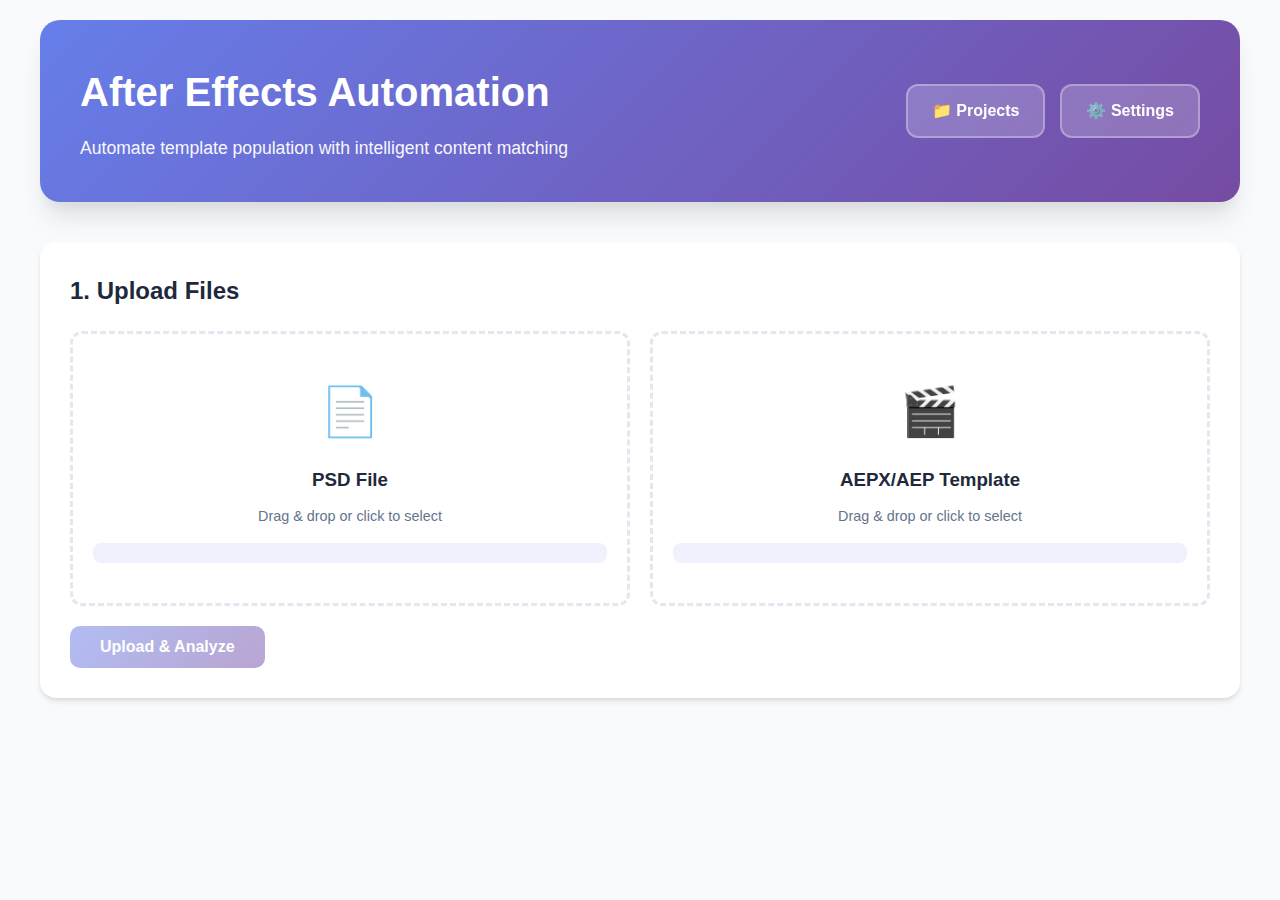
<file: templates/index.html>
<!DOCTYPE html>
<html lang="en">
<head>
    <meta charset="UTF-8">
    <meta name="viewport" content="width=device-width, initial-scale=1.0">
    <title>After Effects Automation</title>
    <link rel="stylesheet" href="/static/style.css">
</head>
<body>
    <div class="container">
        <!-- Header -->
        <header class="header">
            <div class="header-content">
                <h1>After Effects Automation</h1>
                <p class="subtitle">Automate template population with intelligent content matching</p>
            </div>
            <div class="header-actions">
                <a href="/projects-page" class="settings-link">📁 Projects</a>
                <a href="/settings-page" class="settings-link">⚙️ Settings</a>
            </div>
        </header>

        <!-- Upload Section -->
        <section class="card upload-section">
            <h2>1. Upload Files</h2>
            <div class="upload-grid">
                <div class="upload-box" id="psdDropZone">
                    <div class="upload-icon">📄</div>
                    <h3>PSD File</h3>
                    <p>Drag & drop or click to select</p>
                    <input type="file" id="psdInput" accept=".psd" hidden>
                    <div class="file-info" id="psdInfo"></div>
                </div>
                <div class="upload-box" id="aepxDropZone">
                    <div class="upload-icon">🎬</div>
                    <h3>AEPX/AEP Template</h3>
                    <p>Drag & drop or click to select</p>
                    <input type="file" id="aepxInput" accept=".aepx,.aep" hidden>
                    <div class="file-info" id="aepxInfo"></div>
                </div>
            </div>
            <button id="uploadBtn" class="btn btn-primary" disabled>Upload & Analyze</button>
            <div class="status-message" id="uploadStatus"></div>
        </section>

        <!-- File Info Section -->
        <section class="card info-section" id="infoSection" style="display: none;">
            <h2>File Information</h2>
            <div class="info-grid">
                <div class="info-card">
                    <h3>PSD Details</h3>
                    <div id="psdDetails"></div>
                </div>
                <div class="info-card">
                    <h3>Template Details</h3>
                    <div id="aepxDetails"></div>
                </div>
                <div class="info-card">
                    <h3>Font Check</h3>
                    <div id="fontDetails"></div>
                </div>
            </div>
            <button id="checkFontsBtn" class="btn btn-primary" style="display: none;">Check Fonts</button>
        </section>

        <!-- Font Check Section -->
        <section class="card font-section" id="fontSection" style="display: none;">
            <h2>1.5. Font Check</h2>
            <p class="section-description">Verify that required fonts are available</p>
            <div class="font-status" id="fontStatus"></div>
            <div id="fontList"></div>
            <div class="font-actions" id="fontActions" style="display: none;">
                <div class="upload-box-small">
                    <p>Upload missing fonts (TTF, OTF, WOFF)</p>
                    <input type="file" id="fontInput" accept=".ttf,.otf,.woff,.woff2" multiple hidden>
                    <button class="btn btn-primary" onclick="document.getElementById('fontInput').click()">
                        Choose Font Files
                    </button>
                </div>
                <button id="skipFontsBtn" class="btn btn-secondary">Continue Without Fonts</button>
            </div>
            <div class="status-message" id="fontUploadStatus"></div>
            <button id="matchBtn" class="btn btn-primary" style="display: none;">Match Content</button>
        </section>

        <!-- Mappings Section -->
        <section class="card mappings-section" id="mappingsSection" style="display: none;">
            <h2>2. Content Mappings</h2>
            <p class="section-description">Click a PSD layer, then click an AEPX placeholder to create a mapping</p>

            <div class="mapping-controls">
                <button id="loadPreviewsBtn" class="btn btn-primary">Load Visual Previews</button>
                <button id="resetMappingsBtn" class="btn btn-secondary">Reset to Auto-Match</button>
                <button id="clearSelectionBtn" class="btn btn-secondary" style="display: none;">Clear Selection</button>
            </div>

            <div class="status-message" id="mappingLoadStatus"></div>

            <!-- Visual Mapping Interface -->
            <div class="visual-mapping-container" id="visualMappingContainer" style="display: none;">
                <div class="mapping-panel">
                    <div class="panel-header">
                        <h3>PSD Layers</h3>
                        <span class="panel-subtitle">Click to select</span>
                    </div>
                    <div class="preview-grid" id="psdLayersGrid"></div>
                </div>

                <div class="mapping-center">
                    <div class="mapping-arrow">→</div>
                    <div class="current-mappings-list" id="currentMappingsList">
                        <h4>Current Mappings</h4>
                        <div id="mappingsList"></div>
                    </div>
                </div>

                <div class="mapping-panel">
                    <div class="panel-header">
                        <h3>AEPX Placeholders</h3>
                        <span class="panel-subtitle">Click to map to selected layer</span>
                    </div>
                    <div class="preview-grid" id="aepxPlaceholdersGrid"></div>
                </div>
            </div>

            <div class="mapping-stats" id="mappingStats"></div>
        </section>

        <!-- Conflicts Section -->
        <section class="card conflicts-section" id="conflictsSection" style="display: none;">
            <h2>3. Conflicts & Warnings</h2>
            <div class="conflict-summary" id="conflictSummary"></div>
            <div id="conflictsList"></div>
        </section>

        <!-- Preview Section -->
        <section class="card preview-section" id="previewSection" style="display: none;">
            <h2>4. Preview Video</h2>
            <p class="section-description">Generate a preview of your populated template</p>

            <div id="previewControls">
                <button id="generatePreviewBtn" class="btn btn-primary btn-large">Generate Preview</button>
                <button id="skipPreviewBtn" class="btn btn-secondary" style="margin-left: 10px;">Skip Preview</button>
            </div>

            <div class="status-message" id="previewStatus"></div>

            <div id="previewPlayer" style="display: none;">
                <div class="video-container">
                    <video id="previewVideo" controls style="width: 100%; max-width: 800px; border-radius: 10px; box-shadow: var(--shadow-lg);">
                        <source id="previewSource" type="video/mp4">
                        Your browser does not support the video tag.
                    </video>
                </div>
                <div class="preview-info" id="previewInfo" style="margin-top: 15px; text-align: center;"></div>
                <div style="text-align: center; margin-top: 20px;">
                    <button id="proceedToGenerateBtn" class="btn btn-success btn-large">Looks Good! Generate Full Script</button>
                </div>
            </div>
        </section>

        <!-- Generate Section -->
        <section class="card generate-section" id="generateSection" style="display: none;">
            <h2>5. Generate Script</h2>
            <p class="section-description">Create the ExtendScript file for After Effects</p>
            <button id="generateBtn" class="btn btn-primary btn-large">Generate ExtendScript</button>
            <div class="status-message" id="generateStatus"></div>
            <div id="downloadSection" style="display: none;">
                <a id="downloadLink" class="btn btn-success btn-large" download>Download Script</a>
                <div class="instructions">
                    <h3>Next Steps:</h3>
                    <ol>
                        <li>Open After Effects</li>
                        <li>Open your template file</li>
                        <li>Run: File → Scripts → Run Script File</li>
                        <li>Select the downloaded .jsx file</li>
                    </ol>
                </div>
            </div>
        </section>
    </div>

    <script>
        // State
        let sessionId = null;
        let psdFile = null;
        let aepxFile = null;
        let currentMappings = [];
        let originalMappings = [];
        let allPsdLayers = [];
        let allPlaceholders = [];
        let unmappedPsdLayers = [];
        let unfilledPlaceholders = [];
        let fontsChecked = false;
        let missingFonts = [];

        // Visual mapping state
        let psdLayerPreviews = {};
        let aepxPlaceholderPreviews = {};
        let selectedPsdLayer = null;
        let previewsLoaded = false;

        // DOM Elements
        const psdDropZone = document.getElementById('psdDropZone');
        const aepxDropZone = document.getElementById('aepxDropZone');
        const psdInput = document.getElementById('psdInput');
        const aepxInput = document.getElementById('aepxInput');
        const fontInput = document.getElementById('fontInput');
        const uploadBtn = document.getElementById('uploadBtn');
        const matchBtn = document.getElementById('matchBtn');
        const generateBtn = document.getElementById('generateBtn');
        const skipFontsBtn = document.getElementById('skipFontsBtn');

        // Utility: Show status message
        function showStatus(elementId, message, type = 'info') {
            const el = document.getElementById(elementId);
            el.textContent = message;
            el.className = `status-message status-${type}`;
            el.style.display = 'block';
        }

        // Utility: Hide status message
        function hideStatus(elementId) {
            document.getElementById(elementId).style.display = 'none';
        }

        // Setup drag & drop
        function setupDropZone(dropZone, input, infoId) {
            dropZone.addEventListener('click', () => input.click());

            dropZone.addEventListener('dragover', (e) => {
                e.preventDefault();
                dropZone.classList.add('drag-over');
            });

            dropZone.addEventListener('dragleave', () => {
                dropZone.classList.remove('drag-over');
            });

            dropZone.addEventListener('drop', (e) => {
                e.preventDefault();
                dropZone.classList.remove('drag-over');
                if (e.dataTransfer.files.length > 0) {
                    input.files = e.dataTransfer.files;
                    handleFileSelect(input, infoId);
                }
            });

            input.addEventListener('change', () => handleFileSelect(input, infoId));
        }

        // Handle file selection
        function handleFileSelect(input, infoId) {
            if (input.files.length > 0) {
                const file = input.files[0];
                const fileInfo = document.getElementById(infoId);
                fileInfo.innerHTML = `<strong>${file.name}</strong><br><small>${(file.size / 1024 / 1024).toFixed(2)} MB</small>`;

                if (input === psdInput) psdFile = file;
                if (input === aepxInput) aepxFile = file;

                // Enable upload button if both files selected
                uploadBtn.disabled = !(psdFile && aepxFile);
            }
        }

        // Upload files
        async function uploadFiles() {
            const formData = new FormData();
            formData.append('psd_file', psdFile);
            formData.append('aepx_file', aepxFile);

            uploadBtn.disabled = true;
            uploadBtn.textContent = 'Uploading...';
            showStatus('uploadStatus', 'Uploading and analyzing files...', 'info');

            try {
                const response = await fetch('/upload', {
                    method: 'POST',
                    body: formData
                });

                const result = await response.json();

                if (result.success) {
                    sessionId = result.data.session_id;
                    showStatus('uploadStatus', result.message, 'success');
                    displayFileInfo(result.data);
                    document.getElementById('infoSection').style.display = 'block';
                } else {
                    showStatus('uploadStatus', result.message, 'error');
                    uploadBtn.disabled = false;
                    uploadBtn.textContent = 'Upload & Analyze';
                }
            } catch (error) {
                showStatus('uploadStatus', `Error: ${error.message}`, 'error');
                uploadBtn.disabled = false;
                uploadBtn.textContent = 'Upload & Analyze';
            }
        }

        // Display file info
        function displayFileInfo(data) {
            document.getElementById('psdDetails').innerHTML = `
                <p><strong>File:</strong> ${data.psd.filename}</p>
                <p><strong>Dimensions:</strong> ${data.psd.width} × ${data.psd.height}</p>
                <p><strong>Layers:</strong> ${data.psd.layers}</p>
            `;

            document.getElementById('aepxDetails').innerHTML = `
                <p><strong>File:</strong> ${data.aepx.filename}</p>
                <p><strong>Composition:</strong> ${data.aepx.composition}</p>
                <p><strong>Placeholders:</strong> ${data.aepx.placeholders}</p>
            `;

            let fontHtml = `<p><strong>Total Fonts:</strong> ${data.fonts.total}</p>`;
            if (data.fonts.uncommon > 0) {
                fontHtml += `<p class="warning"><strong>Uncommon Fonts:</strong> ${data.fonts.uncommon}</p>`;
                fontHtml += `<ul class="font-list">`;
                data.fonts.uncommon_list.forEach(font => {
                    fontHtml += `<li>${font}</li>`;
                });
                fontHtml += `</ul>`;
            } else {
                fontHtml += `<p class="success">All fonts are common</p>`;
            }
            document.getElementById('fontDetails').innerHTML = fontHtml;

            // Auto-check fonts
            checkFonts();
        }

        // Check fonts
        async function checkFonts() {
            try {
                const response = await fetch('/check-fonts', {
                    method: 'POST',
                    headers: { 'Content-Type': 'application/json' },
                    body: JSON.stringify({ session_id: sessionId })
                });

                const result = await response.json();

                if (result.success) {
                    displayFontStatus(result.data);
                    document.getElementById('fontSection').style.display = 'block';
                }
            } catch (error) {
                console.error('Error checking fonts:', error);
            }
        }

        // Display font status
        function displayFontStatus(data) {
            missingFonts = data.missing_fonts || [];
            const statusEl = document.getElementById('fontStatus');
            const listEl = document.getElementById('fontList');

            if (data.missing_count === 0) {
                statusEl.innerHTML = '<p class="success">✅ All required fonts are available!</p>';
                fontsChecked = true;
                document.getElementById('matchBtn').style.display = 'inline-block';
            } else {
                statusEl.innerHTML = `<p class="warning">⚠️ ${data.missing_count} font(s) missing</p>`;
                document.getElementById('fontActions').style.display = 'block';
            }

            // Display fonts as visual cards
            let html = '<div class="font-cards-grid">';

            // Show required fonts with status
            data.required_fonts.forEach(font => {
                const isMissing = data.missing_fonts.includes(font);
                const isInstalled = data.installed_fonts.includes(font);
                const previewPath = data.previews && data.previews[font] ? data.previews[font] : null;
                const metadata = data.metadata && data.metadata[font] ? data.metadata[font] : null;

                // Card class based on status
                const cardClass = isInstalled ? 'font-card-installed' : 'font-card-missing';

                html += `
                    <div class="font-card ${cardClass}">
                        <div class="font-card-header">
                            <div class="font-card-status">
                                <span class="status-badge ${isInstalled ? 'status-success' : 'status-error'}">
                                    ${isInstalled ? '✓ Installed' : '✗ Missing'}
                                </span>
                            </div>
                            <h4 class="font-card-name">${font}</h4>
                        </div>

                        <div class="font-card-preview">
                            ${previewPath ? `<img src="${previewPath}" alt="${font} preview" class="font-preview-image">` : '<div class="font-preview-placeholder">No preview</div>'}
                        </div>

                        <div class="font-card-footer">
                            ${metadata ? `
                                <div class="font-metadata">
                                    <span class="font-format">${metadata.format}</span>
                                    <span class="font-size">${metadata.size}</span>
                                </div>
                            ` : ''}
                            ${isMissing ? `
                                <button class="btn btn-small btn-upload-font" onclick="document.getElementById('fontInput').click()">
                                    Upload Font
                                </button>
                            ` : ''}
                        </div>
                    </div>
                `;
            });

            html += '</div>';
            listEl.innerHTML = html;
        }

        // Upload fonts
        async function uploadFonts() {
            const files = fontInput.files;
            if (files.length === 0) return;

            const formData = new FormData();
            for (let i = 0; i < files.length; i++) {
                formData.append('font_files', files[i]);
            }

            showStatus('fontUploadStatus', 'Uploading fonts...', 'info');

            try {
                const response = await fetch('/upload-fonts', {
                    method: 'POST',
                    body: formData
                });

                const result = await response.json();

                if (result.success) {
                    showStatus('fontUploadStatus', result.message, 'success');
                    // Re-check fonts after upload
                    checkFonts();
                    fontInput.value = '';
                } else {
                    showStatus('fontUploadStatus', result.message, 'error');
                }
            } catch (error) {
                showStatus('fontUploadStatus', `Error: ${error.message}`, 'error');
            }
        }

        // Skip font check
        function skipFonts() {
            fontsChecked = true;
            document.getElementById('matchBtn').style.display = 'inline-block';
            document.getElementById('fontActions').style.display = 'none';
            showStatus('fontUploadStatus', 'Continuing without font check. Ensure fonts are installed in After Effects.', 'info');
        }

        // Match content
        async function matchContent() {
            matchBtn.disabled = true;
            matchBtn.textContent = 'Matching...';

            try {
                const response = await fetch('/match', {
                    method: 'POST',
                    headers: { 'Content-Type': 'application/json' },
                    body: JSON.stringify({ session_id: sessionId })
                });

                const result = await response.json();

                if (result.success) {
                    currentMappings = result.data.mappings;
                    originalMappings = JSON.parse(JSON.stringify(result.data.mappings));

                    // Extract all layers and placeholders for visual mapping
                    allPsdLayers = result.data.mappings.map(m => m.psd_layer)
                        .concat(result.data.unmapped_psd || []);
                    allPlaceholders = result.data.mappings.map(m => m.aepx_placeholder)
                        .concat(result.data.unfilled_placeholders || []);

                    displayMappings(result.data);
                    displayConflicts(result.data.conflicts);
                    document.getElementById('mappingsSection').style.display = 'block';
                    document.getElementById('conflictsSection').style.display = 'block';
                    document.getElementById('previewSection').style.display = 'block';
                } else {
                    alert(result.message);
                    matchBtn.disabled = false;
                    matchBtn.textContent = 'Match Content';
                }
            } catch (error) {
                alert(`Error: ${error.message}`);
                matchBtn.disabled = false;
                matchBtn.textContent = 'Match Content';
            }
        }

        // Display mappings
        function displayMappings(data) {
            const mappingsList = document.getElementById('mappingsList');
            let html = '<div class="mappings-grid">';

            data.mappings.forEach((mapping, index) => {
                const confidence = (mapping.confidence * 100).toFixed(0);
                const confidenceClass = mapping.confidence >= 0.9 ? 'high' :
                                       mapping.confidence >= 0.6 ? 'medium' : 'low';
                const icon = mapping.type === 'text' ? '📝' : '🖼️';

                html += `
                    <div class="mapping-card">
                        <div class="mapping-header">
                            <span class="mapping-icon">${icon}</span>
                            <span class="mapping-type">${mapping.type}</span>
                            <span class="confidence confidence-${confidenceClass}">${confidence}%</span>
                        </div>
                        <div class="mapping-content">
                            <div class="mapping-source">
                                <strong>PSD:</strong> ${mapping.psd_layer}
                            </div>
                            <div class="mapping-arrow">→</div>
                            <div class="mapping-target">
                                <strong>Template:</strong> ${mapping.aepx_placeholder}
                            </div>
                        </div>
                        <div class="mapping-actions">
                            <button class="btn-preview-mapping"
                                    onclick="previewMapping('${mapping.psd_layer}', '${mapping.aepx_placeholder}')">
                                👁 Preview Mapping
                            </button>
                        </div>
                    </div>
                `;
            });

            html += '</div>';

            // Add stats
            const statsHtml = `
                <p><strong>Mappings Created:</strong> ${data.mappings.length}</p>
                ${data.unmapped_psd.length > 0 ? `<p class="warning"><strong>Unmapped PSD Layers:</strong> ${data.unmapped_psd.join(', ')}</p>` : ''}
                ${data.unfilled_placeholders.length > 0 ? `<p class="warning"><strong>Unfilled Placeholders:</strong> ${data.unfilled_placeholders.join(', ')}</p>` : ''}
            `;

            mappingsList.innerHTML = html;
            document.getElementById('mappingStats').innerHTML = statsHtml;
        }

        // Visual Mapping Functions
        async function loadVisualPreviews() {
            const loadBtn = document.getElementById('loadPreviewsBtn');
            const statusEl = document.getElementById('mappingLoadStatus');

            loadBtn.disabled = true;
            statusEl.textContent = '⏳ Loading visual mapping interface...';
            statusEl.className = 'status-message status-info';
            statusEl.style.display = 'block';

            try {
                // Skip preview generation - just use layer names
                // Create placeholder preview data
                psdLayerPreviews = {};
                allPsdLayers.forEach(layer => {
                    psdLayerPreviews[layer] = 'data:image/svg+xml,<svg xmlns="http://www.w3.org/2000/svg" width="200" height="150"><rect width="200" height="150" fill="%23e0e0e0"/><text x="50%" y="50%" text-anchor="middle" dy=".3em" font-size="14" fill="%23333">No Preview</text></svg>';
                });

                aepxPlaceholderPreviews = {};
                allPlaceholders.forEach(placeholder => {
                    aepxPlaceholderPreviews[placeholder] = 'data:image/svg+xml,<svg xmlns="http://www.w3.org/2000/svg" width="200" height="150"><rect width="200" height="150" fill="%23f0f0f0"/><text x="50%" y="50%" text-anchor="middle" dy=".3em" font-size="14" fill="%23666">No Preview</text></svg>';
                });

                previewsLoaded = true;

                // Display visual mapping interface
                displayVisualMappingInterface();

                statusEl.textContent = '✅ Visual mapping interface loaded';
                statusEl.className = 'status-message status-success';

                // Hide load button after successful load
                setTimeout(() => {
                    loadBtn.style.display = 'none';
                }, 2000);

            } catch (error) {
                statusEl.textContent = `❌ ${error.message}`;
                statusEl.className = 'status-message status-error';
                loadBtn.disabled = false;
            }
        }

        function displayVisualMappingInterface() {
            const container = document.getElementById('visualMappingContainer');
            const psdGrid = document.getElementById('psdLayersGrid');
            const aepxGrid = document.getElementById('aepxPlaceholdersGrid');

            // Show container
            container.style.display = 'grid';

            // Render PSD layers
            psdGrid.innerHTML = '';
            allPsdLayers.forEach(layerName => {
                const previewUrl = psdLayerPreviews[layerName];
                const isMapped = currentMappings.some(m => m.psd_layer === layerName);

                const item = document.createElement('div');
                item.className = `preview-item ${isMapped ? 'mapped' : ''}`;
                item.dataset.layerName = layerName;
                item.innerHTML = `
                    <img src="${previewUrl}" alt="${layerName}" class="preview-image"
                         onerror="this.src='data:image/svg+xml,<svg xmlns=%22http://www.w3.org/2000/svg%22 width=%22100%22 height=%22100%22><text x=%2250%%22 y=%2250%%22 text-anchor=%22middle%22 dy=%22.3em%22>?</text></svg>'">
                    <div class="preview-name">${layerName}</div>
                    <div class="preview-type">PSD Layer</div>
                `;

                item.addEventListener('click', () => selectPsdLayer(layerName, item));
                psdGrid.appendChild(item);
            });

            // Render AEPX placeholders
            aepxGrid.innerHTML = '';
            allPlaceholders.forEach(placeholderName => {
                const previewUrl = aepxPlaceholderPreviews[placeholderName];
                const isMapped = currentMappings.some(m => m.aepx_placeholder === placeholderName);

                const item = document.createElement('div');
                item.className = `preview-item ${isMapped ? 'mapped' : ''}`;
                item.dataset.placeholderName = placeholderName;
                item.innerHTML = `
                    <img src="${previewUrl}" alt="${placeholderName}" class="preview-image"
                         onerror="this.src='data:image/svg+xml,<svg xmlns=%22http://www.w3.org/2000/svg%22 width=%22100%22 height=%22100%22><text x=%2250%%22 y=%2250%%22 text-anchor=%22middle%22 dy=%22.3em%22>?</text></svg>'">
                    <div class="preview-name">${placeholderName}</div>
                    <div class="preview-type">AEPX Placeholder</div>
                `;

                item.addEventListener('click', () => selectAepxPlaceholder(placeholderName));
                aepxGrid.appendChild(item);
            });

            // Update mappings list
            updateVisualMappingsList();
        }

        function selectPsdLayer(layerName, element) {
            // Deselect previous selection
            document.querySelectorAll('#psdLayersGrid .preview-item').forEach(el => {
                el.classList.remove('selected');
            });

            // Select this layer
            selectedPsdLayer = layerName;
            element.classList.add('selected');

            // Show clear selection button
            document.getElementById('clearSelectionBtn').style.display = 'inline-block';

            showStatus('mappingLoadStatus', `Selected PSD layer: ${layerName}. Now click an AEPX placeholder to create mapping.`, 'info');
        }

        function selectAepxPlaceholder(placeholderName) {
            if (!selectedPsdLayer) {
                showStatus('mappingLoadStatus', 'Please select a PSD layer first', 'warning');
                return;
            }

            // Check if placeholder is already mapped
            const existingMappingIndex = currentMappings.findIndex(m => m.aepx_placeholder === placeholderName);
            if (existingMappingIndex !== -1) {
                // Remove existing mapping for this placeholder
                currentMappings.splice(existingMappingIndex, 1);
            }

            // Check if PSD layer is already mapped
            const psdMappingIndex = currentMappings.findIndex(m => m.psd_layer === selectedPsdLayer);
            if (psdMappingIndex !== -1) {
                // Remove existing mapping for this PSD layer
                currentMappings.splice(psdMappingIndex, 1);
            }

            // Create new mapping
            currentMappings.push({
                psd_layer: selectedPsdLayer,
                aepx_placeholder: placeholderName,
                type: 'manual',
                confidence: 1.0
            });

            showStatus('mappingLoadStatus', `✅ Mapped ${selectedPsdLayer} → ${placeholderName}`, 'success');

            // Clear selection
            clearPsdSelection();

            // Update visual display
            displayVisualMappingInterface();
        }

        function clearPsdSelection() {
            selectedPsdLayer = null;
            document.querySelectorAll('#psdLayersGrid .preview-item').forEach(el => {
                el.classList.remove('selected');
            });
            document.getElementById('clearSelectionBtn').style.display = 'none';
        }

        function updateVisualMappingsList() {
            const mappingsList = document.getElementById('mappingsList');
            const statsEl = document.getElementById('mappingStats');

            if (currentMappings.length === 0) {
                mappingsList.innerHTML = '<p style="text-align: center; color: #666;">No mappings yet</p>';
            } else {
                let html = '';
                currentMappings.forEach((mapping, index) => {
                    html += `
                        <div class="mapping-item-compact">
                            <div class="mapping-pair">
                                <div class="from-layer">📄 ${mapping.psd_layer}</div>
                                <div style="text-align: center; color: #999;">↓</div>
                                <div class="to-placeholder">🎬 ${mapping.aepx_placeholder}</div>
                            </div>
                            <button class="delete-mapping" onclick="deleteVisualMapping(${index})">Delete</button>
                        </div>
                    `;
                });
                mappingsList.innerHTML = html;
            }

            // Update stats
            const mappedPsdCount = new Set(currentMappings.map(m => m.psd_layer)).size;
            const mappedPlaceholdersCount = new Set(currentMappings.map(m => m.aepx_placeholder)).size;
            const unmappedPsdCount = allPsdLayers.length - mappedPsdCount;
            const unmappedPlaceholdersCount = allPlaceholders.length - mappedPlaceholdersCount;

            statsEl.innerHTML = `
                <div class="stat-item">
                    <span class="stat-number">${currentMappings.length}</span> Total Mappings
                </div>
                <div class="stat-item">
                    <span class="stat-number">${unmappedPsdCount}</span> Unmapped Layers
                </div>
                <div class="stat-item">
                    <span class="stat-number">${unmappedPlaceholdersCount}</span> Unfilled Placeholders
                </div>
            `;
        }

        function deleteVisualMapping(index) {
            currentMappings.splice(index, 1);
            displayVisualMappingInterface();
            showStatus('mappingLoadStatus', 'Mapping deleted', 'info');
        }

        function resetMappings() {
            if (confirm('Reset to auto-generated mappings? This will discard your manual changes.')) {
                currentMappings = JSON.parse(JSON.stringify(originalMappings));
                if (previewsLoaded) {
                    displayVisualMappingInterface();
                }
                showStatus('mappingLoadStatus', '✅ Mappings reset to auto-match', 'success');
            }
        }

        // Display conflicts
        function displayConflicts(conflicts) {
            const summary = document.getElementById('conflictSummary');
            const list = document.getElementById('conflictsList');

            const summaryHtml = `
                <div class="conflict-stats">
                    <div class="stat-item">
                        <span class="stat-number">${conflicts.total}</span>
                        <span class="stat-label">Total Issues</span>
                    </div>
                    <div class="stat-item critical">
                        <span class="stat-number">${conflicts.critical}</span>
                        <span class="stat-label">Critical</span>
                    </div>
                    <div class="stat-item warning">
                        <span class="stat-number">${conflicts.warning}</span>
                        <span class="stat-label">Warnings</span>
                    </div>
                    <div class="stat-item info">
                        <span class="stat-number">${conflicts.info}</span>
                        <span class="stat-label">Info</span>
                    </div>
                </div>
            `;

            let listHtml = '';
            if (conflicts.items.length > 0) {
                listHtml = '<div class="conflicts-list">';
                conflicts.items.forEach(conflict => {
                    const icon = conflict.severity === 'critical' ? '🔴' :
                                conflict.severity === 'warning' ? '⚠️' : 'ℹ️';
                    const resolutionOptions = conflict.resolution_options || [];
                    const isResolved = conflict.resolved || false;

                    listHtml += `
                        <div class="conflict-item conflict-${conflict.severity} ${isResolved ? 'resolved' : ''}" data-conflict-id="${conflict.id}">
                            <span class="conflict-icon">${icon}</span>
                            <div class="conflict-details">
                                <strong>${conflict.type}</strong>
                                <p>${conflict.issue}</p>
                                ${conflict.suggestion ? `<p class="suggestion">💡 ${conflict.suggestion}</p>` : ''}

                                ${resolutionOptions.length > 0 ? `
                                    <div class="resolution-options">
                                        <h4>Resolution Options:</h4>
                                        ${resolutionOptions.map(option => `
                                            <div class="resolution-option ${option.is_default ? 'default' : ''}">
                                                <input type="radio"
                                                       name="resolution_${conflict.id}"
                                                       id="${conflict.id}_${option.id}"
                                                       value="${option.id}"
                                                       ${option.is_default ? 'checked' : ''}
                                                       ${isResolved ? 'disabled' : ''}>
                                                <label for="${conflict.id}_${option.id}">
                                                    <strong>${option.label}</strong>
                                                    ${option.is_default ? '<span class="badge-default">Recommended</span>' : ''}
                                                    <p class="option-description">${option.description}</p>
                                                </label>
                                            </div>
                                        `).join('')}

                                        <button class="btn btn-primary btn-small apply-resolution-btn"
                                                onclick="applyResolution('${conflict.id}')"
                                                ${isResolved ? 'disabled' : ''}>
                                            ${isResolved ? '✓ Resolved' : 'Apply Resolution'}
                                        </button>
                                    </div>
                                ` : ''}
                            </div>
                        </div>
                    `;
                });
                listHtml += '</div>';
            } else {
                listHtml = '<p class="success">✅ No conflicts detected!</p>';
            }

            summary.innerHTML = summaryHtml;
            list.innerHTML = listHtml;
        }

        async function applyResolution(conflictId) {
            const selectedOption = document.querySelector(`input[name="resolution_${conflictId}"]:checked`);

            if (!selectedOption) {
                alert('Please select a resolution option');
                return;
            }

            const resolutionId = selectedOption.value;

            try {
                const response = await fetch('/apply-resolution', {
                    method: 'POST',
                    headers: { 'Content-Type': 'application/json' },
                    body: JSON.stringify({
                        session_id: sessionId,
                        conflict_id: conflictId,
                        resolution_id: resolutionId
                    })
                });

                const result = await response.json();

                if (result.success) {
                    alert(result.message);
                    // Mark conflict as resolved in UI
                    const conflictCard = document.querySelector(`[data-conflict-id="${conflictId}"]`);
                    conflictCard.classList.add('resolved');
                    conflictCard.querySelector('.apply-resolution-btn').textContent = '✓ Resolved';
                    conflictCard.querySelector('.apply-resolution-btn').disabled = true;
                    // Disable radio buttons
                    conflictCard.querySelectorAll('input[type="radio"]').forEach(input => {
                        input.disabled = true;
                    });
                } else {
                    alert('Resolution failed: ' + result.message);
                }
            } catch (error) {
                alert('Error applying resolution: ' + error.message);
            }
        }

        // Generate script
        async function generateScript() {
            generateBtn.disabled = true;
            generateBtn.textContent = 'Generating...';
            showStatus('generateStatus', 'Generating ExtendScript...', 'info');

            try {
                const response = await fetch('/generate', {
                    method: 'POST',
                    headers: { 'Content-Type': 'application/json' },
                    body: JSON.stringify({
                        session_id: sessionId,
                        mappings: currentMappings
                    })
                });

                const result = await response.json();

                if (result.success) {
                    showStatus('generateStatus', result.message, 'success');
                    displayDownload(result.data);
                } else {
                    showStatus('generateStatus', result.message, 'error');
                    generateBtn.disabled = false;
                    generateBtn.textContent = 'Generate ExtendScript';
                }
            } catch (error) {
                showStatus('generateStatus', `Error: ${error.message}`, 'error');
                generateBtn.disabled = false;
                generateBtn.textContent = 'Generate ExtendScript';
            }
        }

        // Display download
        function displayDownload(data) {
            const downloadLink = document.getElementById('downloadLink');
            downloadLink.href = data.download_url;
            downloadLink.download = data.filename;
            document.getElementById('downloadSection').style.display = 'block';
        }

        // Generate preview
        async function generatePreview() {
            const generatePreviewBtn = document.getElementById('generatePreviewBtn');
            const skipPreviewBtn = document.getElementById('skipPreviewBtn');

            generatePreviewBtn.disabled = true;
            skipPreviewBtn.disabled = true;
            showStatus('previewStatus', 'Generating preview... This may take 10-30 seconds.', 'info');

            try {
                const response = await fetch('/generate-preview', {
                    method: 'POST',
                    headers: { 'Content-Type': 'application/json' },
                    body: JSON.stringify({
                        session_id: sessionId,
                        options: {
                            resolution: 'half',
                            duration: 5.0,
                            format: 'mp4',
                            quality: 'draft',
                            fps: 15
                        }
                    })
                });

                const result = await response.json();

                if (result.success) {
                    displayPreview(result.data);
                    showStatus('previewStatus', 'Preview generated successfully!', 'success');
                } else {
                    if (result.aerender_available === false) {
                        showStatus('previewStatus', result.message + ' You can skip preview and generate script directly.', 'error');
                        skipPreviewBtn.disabled = false;
                    } else {
                        showStatus('previewStatus', result.message, 'error');
                    }
                    generatePreviewBtn.disabled = false;
                    skipPreviewBtn.disabled = false;
                }
            } catch (error) {
                showStatus('previewStatus', 'Error: ' + error.message, 'error');
                generatePreviewBtn.disabled = false;
                skipPreviewBtn.disabled = false;
            }
        }

        // Display preview video
        function displayPreview(data) {
            const previewPlayer = document.getElementById('previewPlayer');
            const previewVideo = document.getElementById('previewVideo');
            const previewSource = document.getElementById('previewSource');
            const previewInfo = document.getElementById('previewInfo');
            const previewControls = document.getElementById('previewControls');

            // Set video source
            previewSource.src = data.preview_url;
            previewVideo.load();

            // Display preview info
            let infoHTML = '<p style="color: var(--text-secondary);">';
            if (data.resolution) {
                infoHTML += `<strong>Resolution:</strong> ${data.resolution} &nbsp;&nbsp;`;
            }
            if (data.duration) {
                infoHTML += `<strong>Duration:</strong> ${data.duration.toFixed(1)}s`;
            }
            infoHTML += '</p>';
            previewInfo.innerHTML = infoHTML;

            // Show player, hide controls
            previewPlayer.style.display = 'block';
            previewControls.style.display = 'none';
        }

        // Skip preview
        function skipPreview() {
            document.getElementById('previewSection').style.display = 'none';
            document.getElementById('generateSection').style.display = 'block';
        }

        // Proceed to generate script after preview
        function proceedToGenerate() {
            document.getElementById('generateSection').style.display = 'block';
            window.scrollTo({
                top: document.getElementById('generateSection').offsetTop - 20,
                behavior: 'smooth'
            });
        }

        // Event listeners
        setupDropZone(psdDropZone, psdInput, 'psdInfo');
        setupDropZone(aepxDropZone, aepxInput, 'aepxInfo');
        uploadBtn.addEventListener('click', uploadFiles);
        fontInput.addEventListener('change', uploadFonts);
        skipFontsBtn.addEventListener('click', skipFonts);
        matchBtn.addEventListener('click', matchContent);
        document.getElementById('loadPreviewsBtn').addEventListener('click', loadVisualPreviews);
        document.getElementById('resetMappingsBtn').addEventListener('click', resetMappings);
        document.getElementById('clearSelectionBtn').addEventListener('click', clearPsdSelection);
        document.getElementById('generatePreviewBtn').addEventListener('click', generatePreview);
        document.getElementById('skipPreviewBtn').addEventListener('click', skipPreview);
        document.getElementById('proceedToGenerateBtn').addEventListener('click', proceedToGenerate);
        generateBtn.addEventListener('click', generateScript);

        // Preview mapping function
        async function previewMapping(psdLayer, aepxPlaceholder) {
            try {
                showStatus('mappingStatus', 'Generating preview...', 'info');

                const response = await fetch('/generate-mapping-preview', {
                    method: 'POST',
                    headers: { 'Content-Type': 'application/json' },
                    body: JSON.stringify({
                        session_id: sessionId,
                        psd_layer: psdLayer,
                        aepx_placeholder: aepxPlaceholder
                    })
                });

                const result = await response.json();

                if (result.success) {
                    showStatus('mappingStatus', '', 'info');
                    showMappingPreviewModal(result, psdLayer, aepxPlaceholder);
                } else {
                    showStatus('mappingStatus', `Preview failed: ${result.message}`, 'error');
                }
            } catch (error) {
                console.error('Error generating mapping preview:', error);
                showStatus('mappingStatus', `Error: ${error.message}`, 'error');
            }
        }

        // Show mapping preview modal
        function showMappingPreviewModal(previewData, psdLayer, aepxPlaceholder) {
            const modal = document.getElementById('mappingPreviewModal');
            document.getElementById('modalPsdLayer').textContent = psdLayer;
            document.getElementById('modalAepxPlaceholder').textContent = aepxPlaceholder;
            document.getElementById('modalCompositeImage').src = previewData.preview_path;
            modal.style.display = 'flex';
        }

        // Close modal when clicking outside or on close button
        window.onclick = function(event) {
            const modal = document.getElementById('mappingPreviewModal');
            if (event.target === modal) {
                modal.style.display = 'none';
            }
        }

        function closeMappingPreviewModal() {
            document.getElementById('mappingPreviewModal').style.display = 'none';
        }
    </script>

    <!-- Mapping Preview Modal -->
    <div id="mappingPreviewModal" class="preview-modal">
        <div class="preview-modal-content">
            <div class="preview-modal-header">
                <h2>Mapping Preview</h2>
                <button class="preview-modal-close" onclick="closeMappingPreviewModal()">&times;</button>
            </div>
            <div class="preview-modal-body">
                <div class="preview-mapping-info">
                    <div class="preview-mapping-source">
                        <strong>PSD Layer:</strong>
                        <span id="modalPsdLayer"></span>
                    </div>
                    <div class="preview-mapping-arrow">→</div>
                    <div class="preview-mapping-target">
                        <strong>AEPX Placeholder:</strong>
                        <span id="modalAepxPlaceholder"></span>
                    </div>
                </div>
                <div class="preview-composite-container">
                    <img id="modalCompositeImage" alt="Mapping preview" class="preview-composite-image">
                </div>
                <div class="preview-legend">
                    <div class="legend-item">
                        <span class="legend-color" style="background: #667eea;"></span>
                        <span>PSD Layer</span>
                    </div>
                    <div class="legend-item">
                        <span class="legend-color" style="background: #10b981;"></span>
                        <span>Overlay Result</span>
                    </div>
                    <div class="legend-item">
                        <span class="legend-color" style="background: #f59e0b;"></span>
                        <span>AEPX Placeholder</span>
                    </div>
                </div>
            </div>
            <div class="preview-modal-footer">
                <button class="btn btn-secondary" onclick="closeMappingPreviewModal()">Close</button>
            </div>
        </div>
    </div>

</body>
</html>
</file>
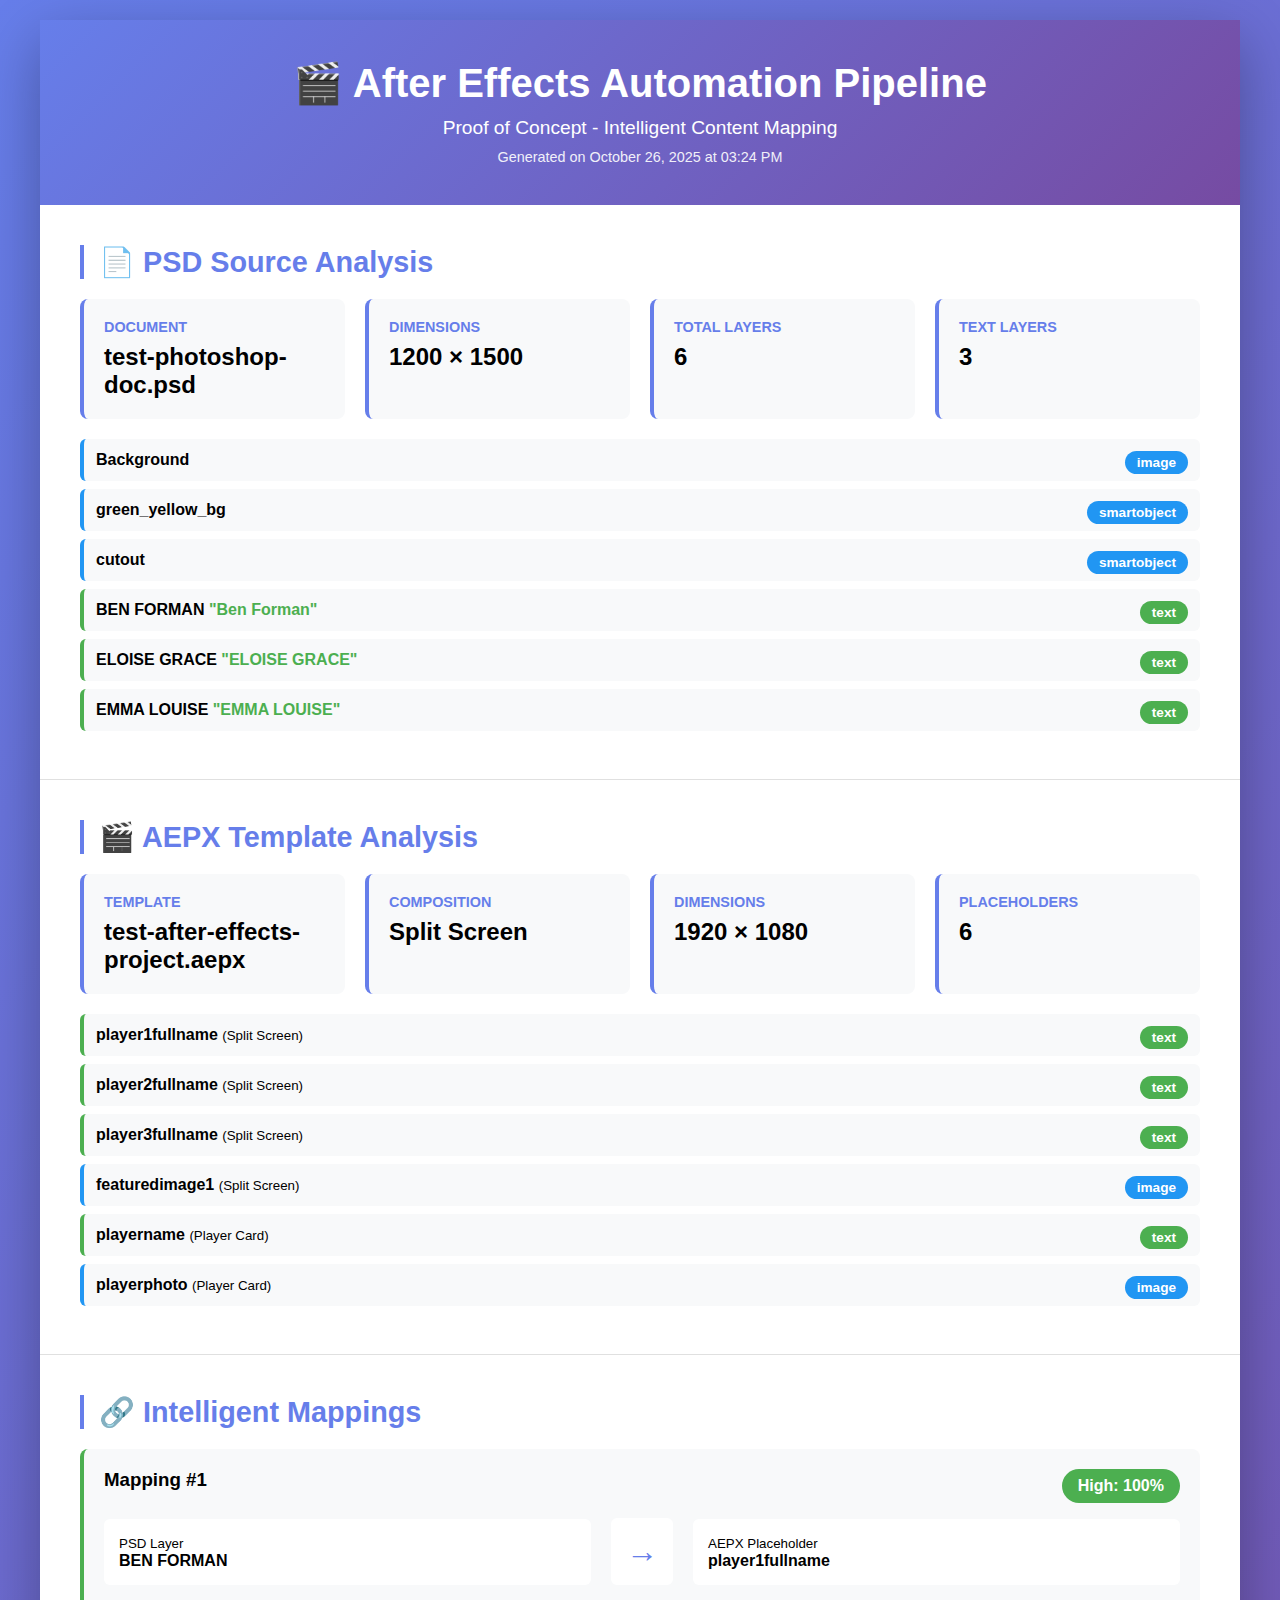
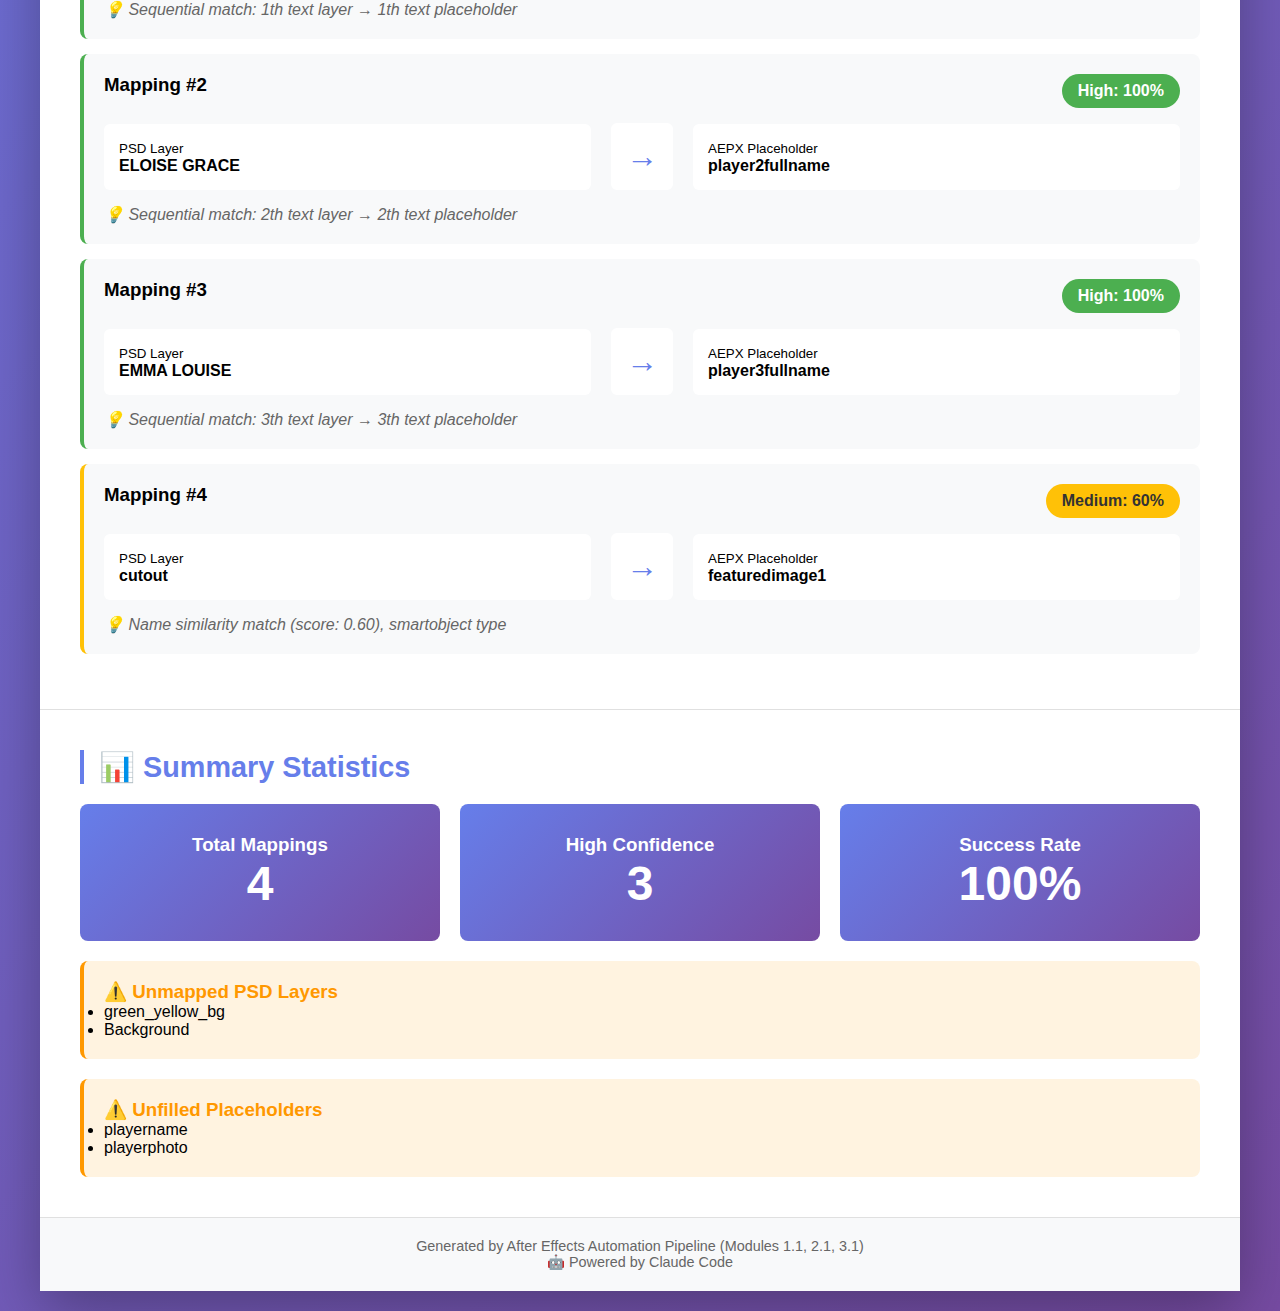
<file: demo_report.html>
<!DOCTYPE html>
<html lang="en">
<head>
    <meta charset="UTF-8">
    <meta name="viewport" content="width=device-width, initial-scale=1.0">
    <title>After Effects Automation Pipeline - Demo Report</title>
    <style>
* { margin: 0; padding: 0; box-sizing: border-box; }
body { font-family: -apple-system, sans-serif; background: linear-gradient(135deg, #667eea 0%, #764ba2 100%); padding: 20px; }
.container { max-width: 1200px; margin: 0 auto; background: white; border-radius: 12px; box-shadow: 0 20px 60px rgba(0,0,0,0.3); }
.header { background: linear-gradient(135deg, #667eea 0%, #764ba2 100%); color: white; padding: 40px; text-align: center; }
.header h1 { font-size: 2.5em; margin-bottom: 10px; }
.section { padding: 40px; border-bottom: 1px solid #e0e0e0; }
.section h2 { color: #667eea; margin-bottom: 20px; font-size: 1.8em; border-left: 4px solid #667eea; padding-left: 15px; }
.info-grid { display: grid; grid-template-columns: repeat(auto-fit, minmax(200px, 1fr)); gap: 20px; margin-bottom: 20px; }
.info-card { background: #f8f9fa; padding: 20px; border-radius: 8px; border-left: 4px solid #667eea; }
.info-card h3 { color: #667eea; font-size: 0.9em; text-transform: uppercase; margin-bottom: 8px; }
.info-card p { font-size: 1.5em; font-weight: bold; }
.layer-item { padding: 12px; margin: 8px 0; background: #f8f9fa; border-radius: 6px; border-left: 4px solid #ddd; }
.layer-item.text { border-left-color: #4CAF50; }
.layer-item.image, .layer-item.smartobject { border-left-color: #2196F3; }
.badge { display: inline-block; padding: 4px 12px; border-radius: 12px; font-size: 0.85em; font-weight: 600; color: white; }
.badge.text { background: #4CAF50; }
.badge.image, .badge.smartobject { background: #2196F3; }
.mapping { background: #f8f9fa; border-radius: 8px; padding: 20px; margin: 15px 0; border-left: 4px solid #ddd; }
.mapping.high { border-left-color: #4CAF50; }
.mapping.medium { border-left-color: #FFC107; }
.mapping.low { border-left-color: #F44336; }
.mapping-flow { display: flex; align-items: center; gap: 20px; margin: 15px 0; }
.mapping-flow > div { flex: 1; background: white; padding: 15px; border-radius: 6px; }
.mapping-flow .arrow { font-size: 2em; color: #667eea; flex: 0; }
.confidence { padding: 8px 16px; border-radius: 20px; font-weight: bold; }
.confidence.high { background: #4CAF50; color: white; }
.confidence.medium { background: #FFC107; color: #333; }
.confidence.low { background: #F44336; color: white; }
.stats-grid { display: grid; grid-template-columns: repeat(auto-fit, minmax(250px, 1fr)); gap: 20px; }
.stat-card { background: linear-gradient(135deg, #667eea 0%, #764ba2 100%); color: white; padding: 30px; border-radius: 8px; text-align: center; }
.stat-card p { font-size: 3em; font-weight: bold; }
.text-content { color: #4CAF50; font-weight: 600; }
</style>
</head>
<body>
    <div class="container">
        <div class="header">
            <h1>🎬 After Effects Automation Pipeline</h1>
            <p style="font-size: 1.2em;">Proof of Concept - Intelligent Content Mapping</p>
            <p style="font-size: 0.9em; margin-top: 10px; opacity: 0.9;">Generated on October 26, 2025 at 03:24 PM</p>
        </div>
        <div class="section">
        <h2>📄 PSD Source Analysis</h2>
        <div class="info-grid">
            <div class="info-card"><h3>Document</h3><p>test-photoshop-doc.psd</p></div>
            <div class="info-card"><h3>Dimensions</h3><p>1200 × 1500</p></div>
            <div class="info-card"><h3>Total Layers</h3><p>6</p></div>
            <div class="info-card"><h3>Text Layers</h3><p>3</p></div>
        </div>
        <div><div class="layer-item image">
            <strong>Background</strong> 
            <span class="badge image" style="float: right;">image</span>
        </div><div class="layer-item smartobject">
            <strong>green_yellow_bg</strong> 
            <span class="badge smartobject" style="float: right;">smartobject</span>
        </div><div class="layer-item smartobject">
            <strong>cutout</strong> 
            <span class="badge smartobject" style="float: right;">smartobject</span>
        </div><div class="layer-item text">
            <strong>BEN FORMAN</strong> <span class="text-content">"Ben Forman"</span>
            <span class="badge text" style="float: right;">text</span>
        </div><div class="layer-item text">
            <strong>ELOISE GRACE</strong> <span class="text-content">"ELOISE GRACE"</span>
            <span class="badge text" style="float: right;">text</span>
        </div><div class="layer-item text">
            <strong>EMMA LOUISE</strong> <span class="text-content">"EMMA LOUISE"</span>
            <span class="badge text" style="float: right;">text</span>
        </div></div>
    </div>
        <div class="section">
        <h2>🎬 AEPX Template Analysis</h2>
        <div class="info-grid">
            <div class="info-card"><h3>Template</h3><p>test-after-effects-project.aepx</p></div>
            <div class="info-card"><h3>Composition</h3><p>Split Screen</p></div>
            <div class="info-card"><h3>Dimensions</h3><p>1920 × 1080</p></div>
            <div class="info-card"><h3>Placeholders</h3><p>6</p></div>
        </div>
        <div><div class="layer-item text">
            <strong>player1fullname</strong> <small>(Split Screen)</small>
            <span class="badge text" style="float: right;">text</span>
        </div><div class="layer-item text">
            <strong>player2fullname</strong> <small>(Split Screen)</small>
            <span class="badge text" style="float: right;">text</span>
        </div><div class="layer-item text">
            <strong>player3fullname</strong> <small>(Split Screen)</small>
            <span class="badge text" style="float: right;">text</span>
        </div><div class="layer-item image">
            <strong>featuredimage1</strong> <small>(Split Screen)</small>
            <span class="badge image" style="float: right;">image</span>
        </div><div class="layer-item text">
            <strong>playername</strong> <small>(Player Card)</small>
            <span class="badge text" style="float: right;">text</span>
        </div><div class="layer-item image">
            <strong>playerphoto</strong> <small>(Player Card)</small>
            <span class="badge image" style="float: right;">image</span>
        </div></div>
    </div>
        <div class="section"><h2>🔗 Intelligent Mappings</h2><div class="mapping high">
            <div style="display: flex; justify-content: space-between; margin-bottom: 10px;">
                <h3>Mapping #1</h3>
                <span class="confidence high">High: 100%</span>
            </div>
            <div class="mapping-flow">
                <div><small>PSD Layer</small><br><strong>BEN FORMAN</strong></div>
                <div class="arrow">→</div>
                <div><small>AEPX Placeholder</small><br><strong>player1fullname</strong></div>
            </div>
            <div style="color: #666; font-style: italic;">💡 Sequential match: 1th text layer → 1th text placeholder</div>
        </div><div class="mapping high">
            <div style="display: flex; justify-content: space-between; margin-bottom: 10px;">
                <h3>Mapping #2</h3>
                <span class="confidence high">High: 100%</span>
            </div>
            <div class="mapping-flow">
                <div><small>PSD Layer</small><br><strong>ELOISE GRACE</strong></div>
                <div class="arrow">→</div>
                <div><small>AEPX Placeholder</small><br><strong>player2fullname</strong></div>
            </div>
            <div style="color: #666; font-style: italic;">💡 Sequential match: 2th text layer → 2th text placeholder</div>
        </div><div class="mapping high">
            <div style="display: flex; justify-content: space-between; margin-bottom: 10px;">
                <h3>Mapping #3</h3>
                <span class="confidence high">High: 100%</span>
            </div>
            <div class="mapping-flow">
                <div><small>PSD Layer</small><br><strong>EMMA LOUISE</strong></div>
                <div class="arrow">→</div>
                <div><small>AEPX Placeholder</small><br><strong>player3fullname</strong></div>
            </div>
            <div style="color: #666; font-style: italic;">💡 Sequential match: 3th text layer → 3th text placeholder</div>
        </div><div class="mapping medium">
            <div style="display: flex; justify-content: space-between; margin-bottom: 10px;">
                <h3>Mapping #4</h3>
                <span class="confidence medium">Medium: 60%</span>
            </div>
            <div class="mapping-flow">
                <div><small>PSD Layer</small><br><strong>cutout</strong></div>
                <div class="arrow">→</div>
                <div><small>AEPX Placeholder</small><br><strong>featuredimage1</strong></div>
            </div>
            <div style="color: #666; font-style: italic;">💡 Name similarity match (score: 0.60), smartobject type</div>
        </div></div>
        <div class="section">
        <h2>📊 Summary Statistics</h2>
        <div class="stats-grid">
            <div class="stat-card"><h3>Total Mappings</h3><p>4</p></div>
            <div class="stat-card"><h3>High Confidence</h3><p>3</p></div>
            <div class="stat-card"><h3>Success Rate</h3><p>100%</p></div>
        </div>
        <div style="background: #fff3e0; border-left: 4px solid #FF9800; padding: 20px; border-radius: 8px; margin-top: 20px;"><h3 style="color: #FF9800;">⚠️ Unmapped PSD Layers</h3><ul><li>green_yellow_bg</li><li>Background</li></ul></div><div style="background: #fff3e0; border-left: 4px solid #FF9800; padding: 20px; border-radius: 8px; margin-top: 20px;"><h3 style="color: #FF9800;">⚠️ Unfilled Placeholders</h3><ul><li>playername</li><li>playerphoto</li></ul></div>
    </div>
        <div style="background: #f8f9fa; padding: 20px; text-align: center; color: #666; font-size: 0.9em;">
            Generated by After Effects Automation Pipeline (Modules 1.1, 2.1, 3.1)<br>
            🤖 Powered by Claude Code
        </div>
    </div>
</body>
</html>
</file>
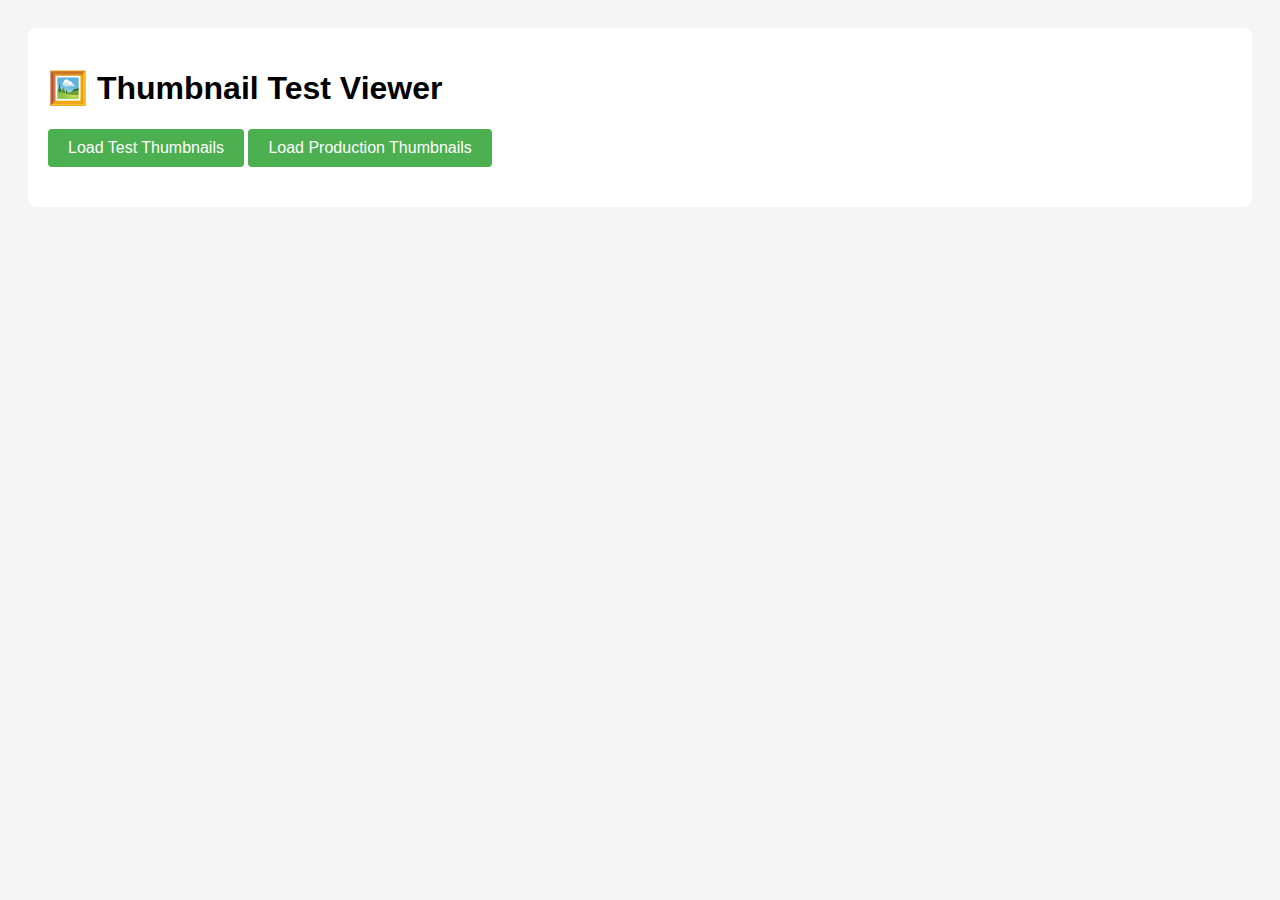
<file: templates/thumbnail_test.html>
<!DOCTYPE html>
<html>
<head>
    <title>Thumbnail Test Viewer</title>
    <style>
        body {
            font-family: Arial, sans-serif;
            padding: 20px;
            background: #f5f5f5;
        }
        .container {
            max-width: 1200px;
            margin: 0 auto;
            background: white;
            padding: 20px;
            border-radius: 8px;
        }
        .thumbnail-grid {
            display: grid;
            grid-template-columns: repeat(auto-fill, minmax(200px, 1fr));
            gap: 20px;
            margin-top: 20px;
        }
        .thumbnail-card {
            border: 2px solid #ddd;
            padding: 10px;
            border-radius: 4px;
            text-align: center;
        }
        .thumbnail-card img {
            max-width: 100%;
            height: auto;
            border: 1px solid #ccc;
            /* Checkered background to show transparency */
            background-image:
                linear-gradient(45deg, #e0e0e0 25%, transparent 25%),
                linear-gradient(-45deg, #e0e0e0 25%, transparent 25%),
                linear-gradient(45deg, transparent 75%, #e0e0e0 75%),
                linear-gradient(-45deg, transparent 75%, #e0e0e0 75%);
            background-size: 20px 20px;
            background-position: 0 0, 0 10px, 10px -10px, -10px 0px;
            padding: 10px;
        }
        .thumbnail-name {
            margin-top: 10px;
            font-weight: bold;
        }
        .test-button {
            background: #4CAF50;
            color: white;
            padding: 10px 20px;
            border: none;
            border-radius: 4px;
            cursor: pointer;
            font-size: 16px;
        }
    </style>
</head>
<body>
    <div class="container">
        <h1>🖼️ Thumbnail Test Viewer</h1>
        
        <button class="test-button" onclick="loadTestThumbnails()">Load Test Thumbnails</button>
        <button class="test-button" onclick="loadProductionThumbnails()">Load Production Thumbnails</button>
        
        <div id="status"></div>
        
        <div class="thumbnail-grid" id="thumbnail-grid"></div>
    </div>
    
    <script>
        function loadTestThumbnails() {
            const thumbnails = [
                { name: 'BEN FORMAN', file: 'BEN_FORMAN.png' },
                { name: 'ELOISE GRACE', file: 'ELOISE_GRACE.png' },
                { name: 'EMMA LOUISE', file: 'EMMA_LOUISE.png' },
                { name: 'cutout', file: 'cutout.png' },
                { name: 'green_yellow_bg', file: 'green_yellow_bg.png' },
                { name: 'Background', file: 'Background.png' }
            ];
            
            displayThumbnails(thumbnails, '/static/thumbnails/');
        }
        
        function loadProductionThumbnails() {
            // Call the actual endpoint
            fetch('/generate-thumbnails', {
                method: 'POST',
                headers: { 'Content-Type': 'application/json' },
                body: JSON.stringify({
                    session_id: getCurrentSessionId()
                })
            })
            .then(response => response.json())
            .then(data => {
                console.log('Production response:', data);
                document.getElementById('status').innerHTML = 
                    `<p>Generated ${data.generated_count} thumbnails</p>`;
                
                if (data.thumbnails) {
                    const thumbArray = Object.entries(data.thumbnails).map(([name, url]) => ({
                        name: name,
                        file: url
                    }));
                    displayThumbnails(thumbArray, '');
                }
            })
            .catch(error => {
                console.error('Error:', error);
                document.getElementById('status').innerHTML = 
                    `<p style="color: red;">Error: ${error}</p>`;
            });
        }
        
        function displayThumbnails(thumbnails, basePath) {
            const grid = document.getElementById('thumbnail-grid');
            grid.innerHTML = '';
            
            thumbnails.forEach(thumb => {
                const card = document.createElement('div');
                card.className = 'thumbnail-card';
                
                const img = document.createElement('img');
                const imgSrc = basePath ? basePath + thumb.file : thumb.file;
                img.src = imgSrc;
                img.alt = thumb.name;
                img.onerror = function() {
                    this.src = 'data:image/svg+xml,<svg xmlns="http://www.w3.org/2000/svg" width="200" height="200"><rect width="200" height="200" fill="%23ddd"/><text x="50%" y="50%" text-anchor="middle" fill="%23999">ERROR</text></svg>';
                };
                
                const name = document.createElement('div');
                name.className = 'thumbnail-name';
                name.textContent = thumb.name;
                
                const path = document.createElement('div');
                path.style.fontSize = '10px';
                path.style.color = '#666';
                path.textContent = imgSrc;
                
                card.appendChild(img);
                card.appendChild(name);
                card.appendChild(path);
                grid.appendChild(card);
            });
        }
        
        function getCurrentSessionId() {
            // Extract from current page or use latest
            return sessionStorage.getItem('current_session') || '';
        }
    </script>
</body>
</html>
</file>
<file: static/style.css>
/* After Effects Automation - Modern UI Stylesheet */

/* Root Variables */
:root {
    --primary-gradient: linear-gradient(135deg, #667eea 0%, #764ba2 100%);
    --secondary-gradient: linear-gradient(135deg, #f093fb 0%, #f5576c 100%);
    --success-color: #10b981;
    --warning-color: #f59e0b;
    --error-color: #ef4444;
    --info-color: #3b82f6;
    --background: #f8fafc;
    --card-bg: #ffffff;
    --text-primary: #1e293b;
    --text-secondary: #64748b;
    --border-color: #e2e8f0;
    --shadow: 0 4px 6px -1px rgba(0, 0, 0, 0.1), 0 2px 4px -1px rgba(0, 0, 0, 0.06);
    --shadow-lg: 0 20px 25px -5px rgba(0, 0, 0, 0.1), 0 10px 10px -5px rgba(0, 0, 0, 0.04);
}

/* Base Styles */
* {
    margin: 0;
    padding: 0;
    box-sizing: border-box;
}

body {
    font-family: -apple-system, BlinkMacSystemFont, 'Segoe UI', Roboto, 'Helvetica Neue', Arial, sans-serif;
    background: var(--background);
    color: var(--text-primary);
    line-height: 1.6;
    padding: 20px;
}

.container {
    max-width: 1200px;
    margin: 0 auto;
}

/* Header */
.header {
    display: flex;
    justify-content: space-between;
    align-items: center;
    margin-bottom: 40px;
    padding: 40px 40px;
    background: var(--primary-gradient);
    border-radius: 20px;
    color: white;
    box-shadow: var(--shadow-lg);
}

.header-content {
    text-align: left;
}

.header-actions {
    display: flex;
    gap: 15px;
}

.settings-link {
    display: flex;
    align-items: center;
    gap: 8px;
    padding: 12px 24px;
    background: rgba(255, 255, 255, 0.2);
    border: 2px solid rgba(255, 255, 255, 0.3);
    border-radius: 12px;
    color: white;
    text-decoration: none;
    font-weight: 600;
    transition: all 0.3s ease;
    backdrop-filter: blur(10px);
}

.settings-link:hover {
    background: rgba(255, 255, 255, 0.3);
    border-color: rgba(255, 255, 255, 0.5);
    transform: translateY(-2px);
    box-shadow: 0 4px 12px rgba(0, 0, 0, 0.15);
}

.header h1 {
    font-size: 2.5rem;
    margin-bottom: 10px;
    font-weight: 700;
}

.subtitle {
    font-size: 1.1rem;
    opacity: 0.95;
}

/* Cards */
.card {
    background: var(--card-bg);
    border-radius: 16px;
    padding: 30px;
    margin-bottom: 30px;
    box-shadow: var(--shadow);
    transition: transform 0.2s, box-shadow 0.2s;
}

.card:hover {
    transform: translateY(-2px);
    box-shadow: var(--shadow-lg);
}

.card h2 {
    color: var(--text-primary);
    margin-bottom: 20px;
    font-size: 1.5rem;
    font-weight: 600;
}

.section-description {
    color: var(--text-secondary);
    margin-bottom: 20px;
}

/* Upload Section */
.upload-grid {
    display: grid;
    grid-template-columns: repeat(auto-fit, minmax(280px, 1fr));
    gap: 20px;
    margin-bottom: 20px;
}

.upload-box {
    border: 3px dashed var(--border-color);
    border-radius: 12px;
    padding: 40px 20px;
    text-align: center;
    cursor: pointer;
    transition: all 0.3s;
}

.upload-box:hover, .upload-box.drag-over {
    border-color: #667eea;
    background: rgba(102, 126, 234, 0.05);
    transform: scale(1.02);
}

.upload-icon {
    font-size: 3rem;
    margin-bottom: 15px;
}

.upload-box h3 {
    color: var(--text-primary);
    margin-bottom: 10px;
}

.upload-box p {
    color: var(--text-secondary);
    font-size: 0.9rem;
}

.file-info {
    margin-top: 15px;
    padding: 10px;
    background: rgba(102, 126, 234, 0.1);
    border-radius: 8px;
    color: var(--text-primary);
    font-size: 0.9rem;
}

/* Buttons */
.btn {
    padding: 12px 30px;
    border: none;
    border-radius: 10px;
    font-size: 1rem;
    font-weight: 600;
    cursor: pointer;
    transition: all 0.3s;
    text-decoration: none;
    display: inline-block;
    text-align: center;
}

.btn-primary {
    background: var(--primary-gradient);
    color: white;
}

.btn-primary:hover:not(:disabled) {
    transform: translateY(-2px);
    box-shadow: var(--shadow-lg);
}

.btn-primary:disabled {
    opacity: 0.5;
    cursor: not-allowed;
}

.btn-success {
    background: var(--success-color);
    color: white;
}

.btn-success:hover {
    transform: translateY(-2px);
    box-shadow: var(--shadow-lg);
}

.btn-large {
    padding: 16px 40px;
    font-size: 1.1rem;
    margin: 10px 0;
}

/* Status Messages */
.status-message {
    margin-top: 15px;
    padding: 12px 20px;
    border-radius: 8px;
    font-size: 0.95rem;
    display: none;
}

.status-success {
    background: rgba(16, 185, 129, 0.1);
    color: var(--success-color);
    border: 1px solid var(--success-color);
}

.status-error {
    background: rgba(239, 68, 68, 0.1);
    color: var(--error-color);
    border: 1px solid var(--error-color);
}

.status-info {
    background: rgba(59, 130, 246, 0.1);
    color: var(--info-color);
    border: 1px solid var(--info-color);
}

/* Info Grid */
.info-grid {
    display: grid;
    grid-template-columns: repeat(auto-fit, minmax(250px, 1fr));
    gap: 20px;
    margin-bottom: 20px;
}

.info-card {
    padding: 20px;
    background: var(--background);
    border-radius: 10px;
    border: 1px solid var(--border-color);
}

.info-card h3 {
    font-size: 1.1rem;
    margin-bottom: 15px;
    color: var(--text-primary);
}

.info-card p {
    margin-bottom: 8px;
    color: var(--text-secondary);
}

.info-card .warning {
    color: var(--warning-color);
}

.info-card .success {
    color: var(--success-color);
}

.font-list {
    list-style: none;
    margin-top: 10px;
}

.font-list li {
    padding: 5px 10px;
    background: rgba(245, 158, 11, 0.1);
    border-radius: 5px;
    margin-bottom: 5px;
    font-size: 0.9rem;
}

/* Mappings */
.mappings-grid {
    display: grid;
    gap: 15px;
    margin-bottom: 20px;
}

.mapping-card {
    padding: 20px;
    background: var(--background);
    border-radius: 10px;
    border-left: 4px solid #667eea;
    transition: transform 0.2s;
}

.mapping-card:hover {
    transform: translateX(5px);
}

.mapping-header {
    display: flex;
    align-items: center;
    gap: 10px;
    margin-bottom: 10px;
}

.mapping-icon {
    font-size: 1.5rem;
}

.mapping-type {
    text-transform: uppercase;
    font-size: 0.75rem;
    font-weight: 600;
    color: var(--text-secondary);
}

.confidence {
    margin-left: auto;
    padding: 4px 12px;
    border-radius: 20px;
    font-size: 0.85rem;
    font-weight: 600;
}

.confidence-high {
    background: rgba(16, 185, 129, 0.2);
    color: var(--success-color);
}

.confidence-medium {
    background: rgba(245, 158, 11, 0.2);
    color: var(--warning-color);
}

.confidence-low {
    background: rgba(239, 68, 68, 0.2);
    color: var(--error-color);
}

.mapping-content {
    display: grid;
    grid-template-columns: 1fr auto 1fr;
    gap: 15px;
    align-items: center;
}

.mapping-arrow {
    font-size: 1.5rem;
    color: var(--text-secondary);
}

.mapping-source, .mapping-target {
    font-size: 0.9rem;
}

.mapping-stats {
    padding: 15px;
    background: var(--background);
    border-radius: 8px;
    margin-top: 15px;
}

.mapping-stats .warning {
    color: var(--warning-color);
}

/* Conflicts */
.conflict-summary {
    margin-bottom: 20px;
}

.conflict-stats {
    display: grid;
    grid-template-columns: repeat(auto-fit, minmax(120px, 1fr));
    gap: 15px;
}

.stat-item {
    text-align: center;
    padding: 20px;
    background: var(--background);
    border-radius: 10px;
    border: 2px solid var(--border-color);
}

.stat-item.success {
    border-color: var(--success-color);
    background: #e8f5e9;
}

.stat-item.critical {
    border-color: var(--error-color);
}

.stat-item.warning {
    border-color: var(--warning-color);
}

.stat-item.info {
    border-color: var(--info-color);
    background: #e3f2fd;
}

.stat-number {
    display: block;
    font-size: 2rem;
    font-weight: 700;
    color: var(--text-primary);
}

.stat-label {
    display: block;
    font-size: 0.9rem;
    color: var(--text-secondary);
    margin-top: 5px;
}

.conflicts-list {
    display: grid;
    gap: 15px;
}

.conflict-item {
    display: flex;
    gap: 15px;
    padding: 15px;
    border-radius: 10px;
    border-left: 4px solid;
}

.conflict-critical {
    background: rgba(239, 68, 68, 0.05);
    border-color: var(--error-color);
}

.conflict-warning {
    background: rgba(245, 158, 11, 0.05);
    border-color: var(--warning-color);
}

.conflict-info {
    background: rgba(59, 130, 246, 0.05);
    border-color: var(--info-color);
}

.conflict-icon {
    font-size: 1.5rem;
}

.conflict-details strong {
    display: block;
    margin-bottom: 5px;
    color: var(--text-primary);
}

.conflict-details p {
    color: var(--text-secondary);
    font-size: 0.9rem;
}

.suggestion {
    margin-top: 10px;
    padding: 10px;
    background: rgba(59, 130, 246, 0.1);
    border-radius: 5px;
    font-style: italic;
}

/* Generate Section */
.instructions {
    margin-top: 20px;
    padding: 20px;
    background: var(--background);
    border-radius: 10px;
}

.instructions h3 {
    margin-bottom: 15px;
    color: var(--text-primary);
}

.instructions ol {
    margin-left: 20px;
}

.instructions li {
    margin-bottom: 10px;
    color: var(--text-secondary);
}

/* Font Check */
.font-section {
    border-left: 4px solid var(--warning-color);
}

.font-status {
    margin-bottom: 20px;
    padding: 15px;
    background: var(--background);
    border-radius: 10px;
    text-align: center;
}

.font-items {
    display: grid;
    gap: 10px;
    margin-bottom: 20px;
}

.font-item {
    display: flex;
    align-items: center;
    gap: 15px;
    padding: 15px;
    border-radius: 8px;
    transition: transform 0.2s;
}

.font-item:hover {
    transform: translateX(5px);
}

.font-item-ok {
    background: rgba(16, 185, 129, 0.1);
    border-left: 4px solid var(--success-color);
}

.font-item-missing {
    background: rgba(239, 68, 68, 0.1);
    border-left: 4px solid var(--error-color);
}

.font-icon {
    font-size: 1.5rem;
}

.font-name {
    flex: 1;
    font-weight: 600;
    color: var(--text-primary);
}

.font-status {
    font-size: 0.85rem;
    color: var(--text-secondary);
}

.font-actions {
    margin-top: 20px;
    padding: 20px;
    background: var(--background);
    border-radius: 10px;
}

.upload-box-small {
    margin-bottom: 15px;
    padding: 20px;
    border: 2px dashed var(--border-color);
    border-radius: 10px;
    text-align: center;
    background: white;
}

.upload-box-small p {
    margin-bottom: 10px;
    color: var(--text-secondary);
}

.btn-secondary {
    background: var(--text-secondary);
    color: white;
    padding: 12px 30px;
    border: none;
    border-radius: 10px;
    font-size: 1rem;
    font-weight: 600;
    cursor: pointer;
    transition: all 0.3s;
}

.btn-secondary:hover {
    background: var(--text-primary);
    transform: translateY(-2px);
}

/* Preview Section */
.preview-section {
    border-left: 4px solid var(--info-color);
}

.video-container {
    text-align: center;
    margin: 20px 0;
    padding: 20px;
    background: var(--background);
    border-radius: 10px;
}

#previewVideo {
    max-width: 100%;
    height: auto;
    border-radius: 10px;
    box-shadow: var(--shadow-lg);
}

.preview-info {
    margin-top: 15px;
    padding: 15px;
    background: var(--background);
    border-radius: 8px;
    text-align: center;
}

#previewControls {
    display: flex;
    gap: 10px;
    justify-content: center;
    flex-wrap: wrap;
}

/* Visual Mapping Interface */
.visual-mapping-container {
    display: grid;
    grid-template-columns: 1fr auto 1fr;
    gap: 20px;
    margin-top: 20px;
}

.mapping-panel {
    background: var(--background);
    border-radius: 10px;
    padding: 20px;
    border: 2px solid var(--border);
}

.panel-header {
    margin-bottom: 15px;
    border-bottom: 2px solid var(--border);
    padding-bottom: 10px;
}

.panel-header h3 {
    margin: 0 0 5px 0;
    color: var(--text);
}

.panel-subtitle {
    font-size: 0.9rem;
    color: var(--text-secondary);
}

.preview-grid {
    display: grid;
    grid-template-columns: repeat(auto-fill, minmax(180px, 1fr));
    gap: 15px;
    max-height: 600px;
    overflow-y: auto;
    padding: 10px;
}

.preview-item {
    border: 2px solid var(--border);
    border-radius: 8px;
    padding: 10px;
    cursor: pointer;
    transition: all 0.2s ease;
    background: white;
    text-align: center;
}

.preview-item:hover {
    border-color: var(--primary);
    transform: translateY(-2px);
    box-shadow: var(--shadow-md);
}

.preview-item.selected {
    border-color: var(--success-color);
    background: #e8f5e9;
    box-shadow: 0 0 0 3px rgba(76, 175, 80, 0.2);
}

.preview-item.mapped {
    opacity: 0.6;
    border-color: var(--text-secondary);
    background: #f5f5f5;
}

.preview-item.mapped:hover {
    opacity: 0.8;
}

.preview-item.additional-layer {
    border: 2px solid #1976d2;
    background: #e3f2fd;
}

.preview-item.additional-layer:hover {
    border-color: #1565c0;
    background: #bbdefb;
}

.additional-layers-header {
    grid-column: 1 / -1;
    width: 100%;
}

.preview-image {
    width: 100%;
    height: 120px;
    object-fit: contain;
    border-radius: 4px;
    background: #fafafa;
    margin-bottom: 8px;
}

.preview-name {
    font-size: 0.85rem;
    font-weight: 500;
    color: var(--text);
    word-wrap: break-word;
    margin-top: 5px;
}

.preview-type {
    font-size: 0.75rem;
    color: var(--text-secondary);
    margin-top: 3px;
}

.mapping-center {
    display: flex;
    flex-direction: column;
    align-items: center;
    justify-content: flex-start;
    padding-top: 20px;
}

.mapping-arrow {
    font-size: 2rem;
    color: var(--primary);
    margin-bottom: 20px;
}

.current-mappings-list {
    background: var(--background);
    border-radius: 10px;
    padding: 15px;
    border: 2px solid var(--border);
    width: 250px;
    max-height: 500px;
    overflow-y: auto;
}

.current-mappings-list h4 {
    margin: 0 0 10px 0;
    font-size: 1rem;
    color: var(--text);
    text-align: center;
}

.mapping-item-compact {
    background: white;
    border: 1px solid var(--border);
    border-radius: 6px;
    padding: 8px;
    margin-bottom: 8px;
    font-size: 0.85rem;
}

.mapping-item-compact .mapping-pair {
    display: flex;
    flex-direction: column;
    gap: 3px;
}

.mapping-item-compact .from-layer {
    color: var(--primary);
    font-weight: 500;
}

.mapping-item-compact .to-placeholder {
    color: var(--success-color);
    font-weight: 500;
}

.mapping-item-compact .delete-mapping {
    background: var(--danger-color);
    color: white;
    border: none;
    border-radius: 4px;
    padding: 3px 8px;
    font-size: 0.75rem;
    cursor: pointer;
    margin-top: 5px;
    width: 100%;
}

.mapping-item-compact .delete-mapping:hover {
    background: #c62828;
}

.mapping-stats {
    margin-top: 20px;
    padding: 15px;
    background: var(--background);
    border-radius: 8px;
    text-align: center;
}

.mapping-stats .stat-item {
    display: inline-block;
    margin: 0 15px;
    padding: 5px 15px;
    background: white;
    border-radius: 20px;
    font-size: 0.9rem;
}

.mapping-stats .stat-number {
    font-weight: bold;
    color: var(--primary);
    margin-right: 5px;
}

/* Responsive */
@media (max-width: 768px) {
    .header h1 {
        font-size: 1.8rem;
    }

    .upload-grid {
        grid-template-columns: 1fr;
    }

    .mapping-content {
        grid-template-columns: 1fr;
        text-align: center;
    }

    .mapping-arrow {
        transform: rotate(90deg);
    }

    .conflict-stats {
        grid-template-columns: repeat(2, 1fr);
    }

    .visual-mapping-container {
        grid-template-columns: 1fr;
        gap: 15px;
    }

    .mapping-center {
        order: -1;
    }

    .current-mappings-list {
        width: 100%;
    }

    .preview-grid {
        grid-template-columns: repeat(auto-fill, minmax(140px, 1fr));
        max-height: 400px;
    }

    .mapping-arrow {
        display: none;
    }
}

/* Font Cards - Visual Font Checker */
.font-cards-grid {
    display: grid;
    grid-template-columns: repeat(auto-fill, minmax(350px, 1fr));
    gap: 20px;
    margin-bottom: 20px;
}

.font-card {
    background: var(--card-bg);
    border-radius: 12px;
    box-shadow: var(--shadow);
    overflow: hidden;
    transition: all 0.3s ease;
    border: 2px solid transparent;
}

.font-card:hover {
    transform: translateY(-4px);
    box-shadow: var(--shadow-lg);
}

.font-card-installed {
    border-color: var(--success-color);
}

.font-card-missing {
    border-color: var(--error-color);
}

.font-card-header {
    padding: 15px;
    background: var(--background);
    border-bottom: 1px solid var(--border-color);
}

.font-card-status {
    margin-bottom: 8px;
}

.status-badge {
    display: inline-block;
    padding: 4px 12px;
    border-radius: 20px;
    font-size: 0.75rem;
    font-weight: 600;
    text-transform: uppercase;
    letter-spacing: 0.5px;
}

.status-success {
    background: rgba(16, 185, 129, 0.15);
    color: var(--success-color);
}

.status-error {
    background: rgba(239, 68, 68, 0.15);
    color: var(--error-color);
}

.font-card-name {
    font-size: 1.1rem;
    font-weight: 600;
    color: var(--text-primary);
    margin: 0;
    word-break: break-word;
}

.font-card-preview {
    padding: 20px;
    background: white;
    min-height: 140px;
    display: flex;
    align-items: center;
    justify-content: center;
}

.font-preview-image {
    max-width: 100%;
    height: auto;
    border: 1px solid var(--border-color);
    border-radius: 6px;
    background: white;
}

.font-preview-placeholder {
    color: var(--text-secondary);
    font-style: italic;
    text-align: center;
}

.font-card-footer {
    padding: 15px;
    background: var(--background);
    border-top: 1px solid var(--border-color);
    display: flex;
    align-items: center;
    justify-content: space-between;
    gap: 10px;
}

.font-metadata {
    display: flex;
    gap: 10px;
    flex-wrap: wrap;
}

.font-format,
.font-size {
    font-size: 0.8rem;
    padding: 4px 10px;
    background: white;
    border-radius: 6px;
    color: var(--text-secondary);
    border: 1px solid var(--border-color);
}

.font-format {
    font-weight: 600;
    color: var(--info-color);
}

.btn-small {
    padding: 8px 16px;
    font-size: 0.85rem;
}

.btn-upload-font {
    background: var(--primary-gradient);
    color: white;
    border: none;
    border-radius: 8px;
    cursor: pointer;
    font-weight: 600;
    transition: all 0.3s;
}

.btn-upload-font:hover {
    transform: translateY(-2px);
    box-shadow: 0 4px 12px rgba(102, 126, 234, 0.4);
}

/* Responsive adjustments for font cards */
@media (max-width: 768px) {
    .font-cards-grid {
        grid-template-columns: 1fr;
    }
    
    .font-card-footer {
        flex-direction: column;
        align-items: stretch;
    }
    
    .btn-upload-font {
        width: 100%;
    }
}

/* Animation for font cards */
@keyframes fadeInUp {
    from {
        opacity: 0;
        transform: translateY(20px);
    }
    to {
        opacity: 1;
        transform: translateY(0);
    }
}

.font-card {
    animation: fadeInUp 0.4s ease-out;
}

.font-card:nth-child(1) { animation-delay: 0.05s; }
.font-card:nth-child(2) { animation-delay: 0.1s; }
.font-card:nth-child(3) { animation-delay: 0.15s; }
.font-card:nth-child(4) { animation-delay: 0.2s; }
.font-card:nth-child(5) { animation-delay: 0.25s; }
.font-card:nth-child(6) { animation-delay: 0.3s; }

/* Mapping Preview Button */
.mapping-actions {
    padding: 10px 15px;
    background: var(--background);
    border-top: 1px solid var(--border-color);
    display: flex;
    justify-content: flex-end;
}

.btn-preview-mapping {
    background: var(--primary-gradient);
    color: white;
    border: none;
    padding: 8px 16px;
    border-radius: 8px;
    font-size: 0.85rem;
    font-weight: 600;
    cursor: pointer;
    transition: all 0.3s;
    display: flex;
    align-items: center;
    gap: 6px;
}

.btn-preview-mapping:hover {
    transform: translateY(-2px);
    box-shadow: 0 4px 12px rgba(102, 126, 234, 0.4);
}

/* Mapping Preview Modal */
.preview-modal {
    display: none;
    position: fixed;
    z-index: 10000;
    left: 0;
    top: 0;
    width: 100%;
    height: 100%;
    background: rgba(0, 0, 0, 0.7);
    align-items: center;
    justify-content: center;
    backdrop-filter: blur(4px);
}

.preview-modal-content {
    background: var(--card-bg);
    border-radius: 16px;
    max-width: 95%;
    max-height: 90vh;
    display: flex;
    flex-direction: column;
    box-shadow: var(--shadow-lg);
    animation: modalFadeIn 0.3s ease-out;
}

@keyframes modalFadeIn {
    from {
        opacity: 0;
        transform: scale(0.95) translateY(20px);
    }
    to {
        opacity: 1;
        transform: scale(1) translateY(0);
    }
}

.preview-modal-header {
    padding: 20px 24px;
    border-bottom: 1px solid var(--border-color);
    display: flex;
    justify-content: space-between;
    align-items: center;
    background: var(--background);
    border-radius: 16px 16px 0 0;
}

.preview-modal-header h2 {
    margin: 0;
    font-size: 1.5rem;
    color: var(--text-primary);
}

.preview-modal-close {
    background: none;
    border: none;
    font-size: 2rem;
    color: var(--text-secondary);
    cursor: pointer;
    width: 40px;
    height: 40px;
    display: flex;
    align-items: center;
    justify-content: center;
    border-radius: 8px;
    transition: all 0.2s;
}

.preview-modal-close:hover {
    background: rgba(0, 0, 0, 0.05);
    color: var(--text-primary);
}

.preview-modal-body {
    padding: 24px;
    overflow-y: auto;
    flex: 1;
}

.preview-mapping-info {
    display: flex;
    align-items: center;
    justify-content: center;
    gap: 20px;
    padding: 20px;
    background: var(--background);
    border-radius: 12px;
    margin-bottom: 24px;
}

.preview-mapping-source,
.preview-mapping-target {
    font-size: 1.1rem;
}

.preview-mapping-source strong,
.preview-mapping-target strong {
    color: var(--text-secondary);
    font-weight: 600;
    margin-right: 8px;
}

.preview-mapping-arrow {
    font-size: 1.5rem;
    color: var(--primary-color);
}

.preview-composite-container {
    background: white;
    border: 2px solid var(--border-color);
    border-radius: 12px;
    padding: 20px;
    display: flex;
    align-items: center;
    justify-content: center;
    margin-bottom: 24px;
    overflow-x: auto;
}

.preview-composite-image {
    max-width: 100%;
    height: auto;
    border-radius: 8px;
    box-shadow: 0 4px 12px rgba(0, 0, 0, 0.1);
}

.preview-legend {
    display: flex;
    gap: 24px;
    justify-content: center;
    padding: 16px;
    background: var(--background);
    border-radius: 12px;
}

.legend-item {
    display: flex;
    align-items: center;
    gap: 8px;
    font-size: 0.9rem;
    color: var(--text-secondary);
}

.legend-color {
    width: 20px;
    height: 20px;
    border-radius: 4px;
    border: 2px solid rgba(0, 0, 0, 0.1);
}

.preview-modal-footer {
    padding: 16px 24px;
    border-top: 1px solid var(--border-color);
    display: flex;
    justify-content: flex-end;
    background: var(--background);
    border-radius: 0 0 16px 16px;
}

/* Responsive Modal */
@media (max-width: 768px) {
    .preview-modal-content {
        max-width: 98%;
        max-height: 95vh;
    }

    .preview-mapping-info {
        flex-direction: column;
        gap: 10px;
    }

    .preview-legend {
        flex-direction: column;
        gap: 12px;
    }

    .preview-composite-container {
        padding: 10px;
    }
}

/* ============================================================================
   CONFLICT RESOLUTION UI STYLES
   ============================================================================ */

/* Conflict cards */
.conflict-item {
    border: 2px solid #ddd;
    border-radius: 8px;
    padding: 16px;
    margin-bottom: 16px;
    background: white;
    transition: all 0.3s ease;
}

.conflict-item.conflict-critical {
    border-color: #dc3545;
    background: #fff5f5;
}

.conflict-item.conflict-warning {
    border-color: #ffc107;
    background: #fffef5;
}

.conflict-item.conflict-info {
    border-color: #17a2b8;
    background: #f5fbfc;
}

.conflict-item.resolved {
    opacity: 0.6;
    border-color: #28a745;
    background: #f0fff4;
}

/* Resolution options container */
.resolution-options {
    margin-top: 16px;
    padding: 16px;
    background: #f8f9fa;
    border-radius: 6px;
}

.resolution-options h4 {
    margin-top: 0;
    margin-bottom: 12px;
    color: #333;
    font-size: 1rem;
}

/* Individual resolution option */
.resolution-option {
    display: flex;
    align-items: flex-start;
    padding: 12px;
    margin: 8px 0;
    border: 2px solid #ddd;
    border-radius: 6px;
    background: white;
    cursor: pointer;
    transition: all 0.2s ease;
}

.resolution-option:hover {
    border-color: #007bff;
    background: #f8f9ff;
}

.resolution-option.default {
    border-color: #007bff;
    background: #f0f7ff;
}

.resolution-option input[type="radio"] {
    margin-right: 12px;
    margin-top: 4px;
    cursor: pointer;
}

.resolution-option label {
    flex: 1;
    cursor: pointer;
    margin: 0;
}

.resolution-option strong {
    display: block;
    margin-bottom: 4px;
    color: #333;
}

.option-description {
    font-size: 0.9em;
    color: #666;
    margin: 4px 0 0 0;
    line-height: 1.4;
}

/* Badge styles */
.badge-default {
    background: #007bff;
    color: white;
    padding: 2px 8px;
    border-radius: 4px;
    font-size: 0.8em;
    margin-left: 8px;
    font-weight: normal;
}

/* Apply resolution button */
.apply-resolution-btn {
    margin-top: 12px;
    width: 100%;
}

.apply-resolution-btn:disabled {
    background: #28a745;
    cursor: not-allowed;
    opacity: 0.7;
}

/* Disabled state for resolved conflicts */
.conflict-item.resolved input[type="radio"] {
    cursor: not-allowed;
}

.conflict-item.resolved .resolution-option {
    cursor: default;
    opacity: 0.7;
}

.conflict-item.resolved .resolution-option:hover {
    border-color: #ddd;
    background: white;
}

/* Responsive adjustments */
@media (max-width: 768px) {
    .resolution-option {
        flex-direction: column;
        align-items: flex-start;
    }

    .resolution-option input[type="radio"] {
        margin-bottom: 8px;
    }
}

/* ============================================================================
   PLAINLY VALIDATION STYLES
   ============================================================================ */

.validation-section {
    margin-top: 30px;
}

.validation-controls {
    display: flex;
    gap: 15px;
    margin-bottom: 20px;
}

.validation-score-card {
    background: linear-gradient(135deg, #667eea 0%, #764ba2 100%);
    border-radius: 15px;
    padding: 40px;
    text-align: center;
    color: white;
    margin-bottom: 30px;
    box-shadow: var(--shadow-lg);
}

.validation-score-card.grade-good {
    background: linear-gradient(135deg, #10b981 0%, #059669 100%);
}

.validation-score-card.grade-warning {
    background: linear-gradient(135deg, #f59e0b 0%, #d97706 100%);
}

.validation-score-card.grade-critical {
    background: linear-gradient(135deg, #ef4444 0%, #dc2626 100%);
}

.score-display {
    display: flex;
    justify-content: center;
    align-items: center;
    gap: 20px;
    margin-bottom: 15px;
}

.score-number {
    font-size: 72px;
    font-weight: 800;
    line-height: 1;
    text-shadow: 2px 2px 4px rgba(0, 0, 0, 0.2);
}

.score-grade {
    font-size: 48px;
    font-weight: 700;
    padding: 10px 20px;
    background: rgba(255, 255, 255, 0.2);
    border-radius: 10px;
    border: 2px solid rgba(255, 255, 255, 0.3);
}

.score-message {
    font-size: 18px;
    font-weight: 500;
    opacity: 0.95;
}

.validation-summary {
    display: grid;
    grid-template-columns: repeat(auto-fit, minmax(200px, 1fr));
    gap: 15px;
    margin-bottom: 30px;
    padding: 20px;
    background: #f8f9fa;
    border-radius: 10px;
}

.summary-stat {
    display: flex;
    justify-content: space-between;
    align-items: center;
    padding: 15px;
    background: white;
    border-radius: 8px;
    border-left: 4px solid #667eea;
}

.summary-stat.critical {
    border-left-color: #ef4444;
}

.summary-stat.warning {
    border-left-color: #f59e0b;
}

.summary-stat.info {
    border-left-color: #3b82f6;
}

.stat-label {
    font-weight: 600;
    color: #64748b;
}

.stat-value {
    font-size: 24px;
    font-weight: 700;
    color: #1e293b;
}

.issues-container {
    margin-top: 30px;
}

.issues-category {
    margin-bottom: 30px;
    border-radius: 10px;
    overflow: hidden;
    border: 2px solid #e5e7eb;
}

.critical-issues {
    border-color: #fecaca;
    background: #fef2f2;
}

.warning-issues {
    border-color: #fed7aa;
    background: #fffbeb;
}

.info-issues {
    border-color: #bfdbfe;
    background: #eff6ff;
}

.issues-header {
    margin: 0;
    padding: 15px 20px;
    font-size: 18px;
    font-weight: 700;
    background: white;
}

.critical-issues .issues-header {
    background: #fee2e2;
    color: #991b1b;
}

.warning-issues .issues-header {
    background: #fef3c7;
    color: #92400e;
}

.info-issues .issues-header {
    background: #dbeafe;
    color: #1e40af;
}

.issues-description {
    padding: 10px 20px;
    margin: 0;
    font-size: 14px;
    color: #64748b;
    background: white;
    border-bottom: 1px solid #e5e7eb;
}

.issues-list {
    padding: 15px;
}

.issue-item {
    background: white;
    border-radius: 8px;
    padding: 20px;
    margin-bottom: 15px;
    border-left: 4px solid #e5e7eb;
    box-shadow: var(--shadow-sm);
}

.issue-item.critical {
    border-left-color: #ef4444;
    background: #fef2f2;
}

.issue-item.warning {
    border-left-color: #f59e0b;
    background: #fffbeb;
}

.issue-item.info {
    border-left-color: #3b82f6;
    background: #eff6ff;
}

.issue-title {
    font-size: 16px;
    font-weight: 700;
    color: #1e293b;
    margin-bottom: 8px;
}

.issue-details {
    font-size: 14px;
    color: #475569;
    margin-bottom: 12px;
    line-height: 1.6;
}

.issue-fix {
    font-size: 14px;
    color: #059669;
    font-weight: 600;
    padding: 10px;
    background: rgba(16, 185, 129, 0.1);
    border-radius: 6px;
    margin-bottom: 8px;
}

.issue-location {
    font-size: 12px;
    color: #64748b;
    font-family: 'Courier New', monospace;
    padding: 4px 8px;
    background: rgba(0, 0, 0, 0.05);
    border-radius: 4px;
    display: inline-block;
    margin-top: 8px;
    margin-right: 8px;
}

.validation-actions {
    display: flex;
    gap: 15px;
    justify-content: center;
    margin-top: 30px;
    padding-top: 30px;
    border-top: 2px solid #e5e7eb;
}

/* Auto-Fix Section */
.auto-fix-section {
    margin: 30px 0;
    padding: 20px;
    background: linear-gradient(135deg, #eff6ff 0%, #dbeafe 100%);
    border-radius: 12px;
    border: 2px solid #3b82f6;
}

.auto-fix-banner {
    display: flex;
    justify-content: space-between;
    align-items: center;
    gap: 20px;
}

.auto-fix-info h3 {
    margin: 0 0 5px 0;
    color: #1e40af;
    font-size: 18px;
}

.auto-fix-info p {
    margin: 0;
    color: #3b82f6;
    font-size: 14px;
}

.fix-progress {
    margin-top: 20px;
    padding: 20px;
    background: white;
    border-radius: 8px;
}

.fix-results {
    padding: 15px;
}

.success-banner {
    background: #10b981;
    color: white;
    padding: 15px 20px;
    border-radius: 8px;
    font-size: 18px;
    font-weight: 700;
    margin-bottom: 20px;
    text-align: center;
}

.changes-list {
    list-style: none;
    padding: 0;
    margin: 0;
}

.change-item {
    padding: 12px 15px;
    margin-bottom: 10px;
    background: #f0fdf4;
    border-left: 4px solid #10b981;
    border-radius: 6px;
    font-size: 14px;
}

.change-item strong {
    color: #065f46;
    text-transform: capitalize;
}

.old-value {
    color: #dc2626;
    font-weight: 600;
    font-family: 'Courier New', monospace;
    padding: 2px 6px;
    background: #fee2e2;
    border-radius: 4px;
}

.new-value {
    color: #059669;
    font-weight: 600;
    font-family: 'Courier New', monospace;
    padding: 2px 6px;
    background: #d1fae5;
    border-radius: 4px;
}

/* Responsive validation styles */
@media (max-width: 768px) {
    .validation-controls {
        flex-direction: column;
    }

    .score-display {
        flex-direction: column;
        gap: 10px;
    }

    .score-number {
        font-size: 56px;
    }

    .score-grade {
        font-size: 36px;
    }

    .validation-summary {
        grid-template-columns: 1fr;
    }

    .validation-actions {
        flex-direction: column;
    }

    .auto-fix-banner {
        flex-direction: column;
        align-items: stretch;
    }
}

/* ==========================================================================
   PREVIEW & SIGN-OFF SECTION
   ========================================================================== */

/* Preview & Sign-off Section */
.preview-signoff-section {
    margin-top: 30px;
}

.mode-badge {
    margin-bottom: 20px;
}

.badge-green {
    background: linear-gradient(135deg, #10b981 0%, #059669 100%);
    color: white;
    padding: 8px 16px;
    border-radius: 6px;
    font-weight: 600;
}

.badge-blue {
    background: linear-gradient(135deg, #3b82f6 0%, #2563eb 100%);
    color: white;
    padding: 8px 16px;
    border-radius: 6px;
    font-weight: 600;
}

.preview-controls {
    margin-bottom: 30px;
}

.two-col {
    display: grid;
    grid-template-columns: 1fr 1fr;
    gap: 20px;
    margin: 30px 0;
}

.panel {
    border: 2px solid #e5e7eb;
    border-radius: 12px;
    overflow: hidden;
}

.panel-header {
    background: #f9fafb;
    padding: 15px 20px;
    border-bottom: 2px solid #e5e7eb;
    display: flex;
    justify-content: space-between;
    align-items: center;
}

.panel-header h3 {
    margin: 0;
    font-size: 18px;
    color: #1e293b;
}

.btn-row {
    display: flex;
    gap: 10px;
}

.panel-body {
    padding: 15px;
    background: #f9fafb;
}

.media-box {
    width: 100%;
    border-radius: 8px;
    box-shadow: 0 4px 6px rgba(0, 0, 0, 0.1);
}

.validation-strip {
    display: flex;
    align-items: center;
    gap: 12px;
    padding: 15px 20px;
    background: #f0f9ff;
    border: 2px solid #3b82f6;
    border-radius: 8px;
    margin: 20px 0;
}

.strip-label {
    font-weight: 600;
    color: #1e40af;
}

.badge-ok {
    background: #10b981;
    color: white;
    padding: 4px 12px;
    border-radius: 4px;
    font-weight: 600;
}

.badge-warn {
    background: #f59e0b;
    color: white;
    padding: 4px 12px;
    border-radius: 4px;
    font-weight: 600;
}

.signoff-card {
    margin-top: 30px;
    padding: 25px;
    border: 2px solid #10b981;
    border-radius: 12px;
    background: linear-gradient(135deg, #f0fdf4 0%, #dcfce7 100%);
}

.signoff-card h3 {
    margin: 0 0 15px 0;
    color: #065f46;
}

.signoff-description {
    color: #047857;
    margin-bottom: 15px;
}

.signoff-textarea {
    width: 100%;
    min-height: 80px;
    padding: 12px;
    border: 2px solid #d1d5db;
    border-radius: 8px;
    font-family: inherit;
    font-size: 14px;
    margin-bottom: 15px;
}

.signoff-checkbox {
    display: flex;
    align-items: center;
    gap: 10px;
    margin-bottom: 20px;
    cursor: pointer;
    font-weight: 600;
}

.signoff-checkbox input[type="checkbox"] {
    width: 20px;
    height: 20px;
    cursor: pointer;
}

/* Responsive */
@media (max-width: 768px) {
    .two-col {
        grid-template-columns: 1fr;
    }

    .btn-row {
        flex-direction: column;
    }

    .panel-header {
        flex-direction: column;
        align-items: flex-start;
        gap: 10px;
    }
}

/* ==========================================================================
   TOAST NOTIFICATIONS
   ========================================================================== */

/* Toast container styles */
#toastContainer {
    position: fixed;
    top: 20px;
    right: 20px;
    z-index: 10000;
    display: flex;
    flex-direction: column;
    gap: 10px;
    pointer-events: none;
}

/* Individual toast */
.toast {
    pointer-events: auto;
    font-size: 14px;
    font-weight: 500;
    line-height: 1.5;
}

.toast-icon {
    font-size: 18px;
    font-weight: bold;
}

.toast-message {
    flex: 1;
}

/* Toast animations */
@keyframes slideIn {
    from {
        transform: translateX(400px);
        opacity: 0;
    }
    to {
        transform: translateX(0);
        opacity: 1;
    }
}

@keyframes slideOut {
    from {
        transform: translateX(0);
        opacity: 1;
    }
    to {
        transform: translateX(400px);
        opacity: 0;
    }
}

/* Mobile responsive */
@media (max-width: 768px) {
    #toastContainer {
        top: 10px;
        right: 10px;
        left: 10px;
    }

    .toast {
        font-size: 13px;
    }

    @keyframes slideIn {
        from {
            transform: translateY(-100px);
            opacity: 0;
        }
        to {
            transform: translateY(0);
            opacity: 1;
        }
    }

    @keyframes slideOut {
        from {
            transform: translateY(0);
            opacity: 1;
        }
        to {
            transform: translateY(-100px);
            opacity: 0;
        }
    }
}
</file>
